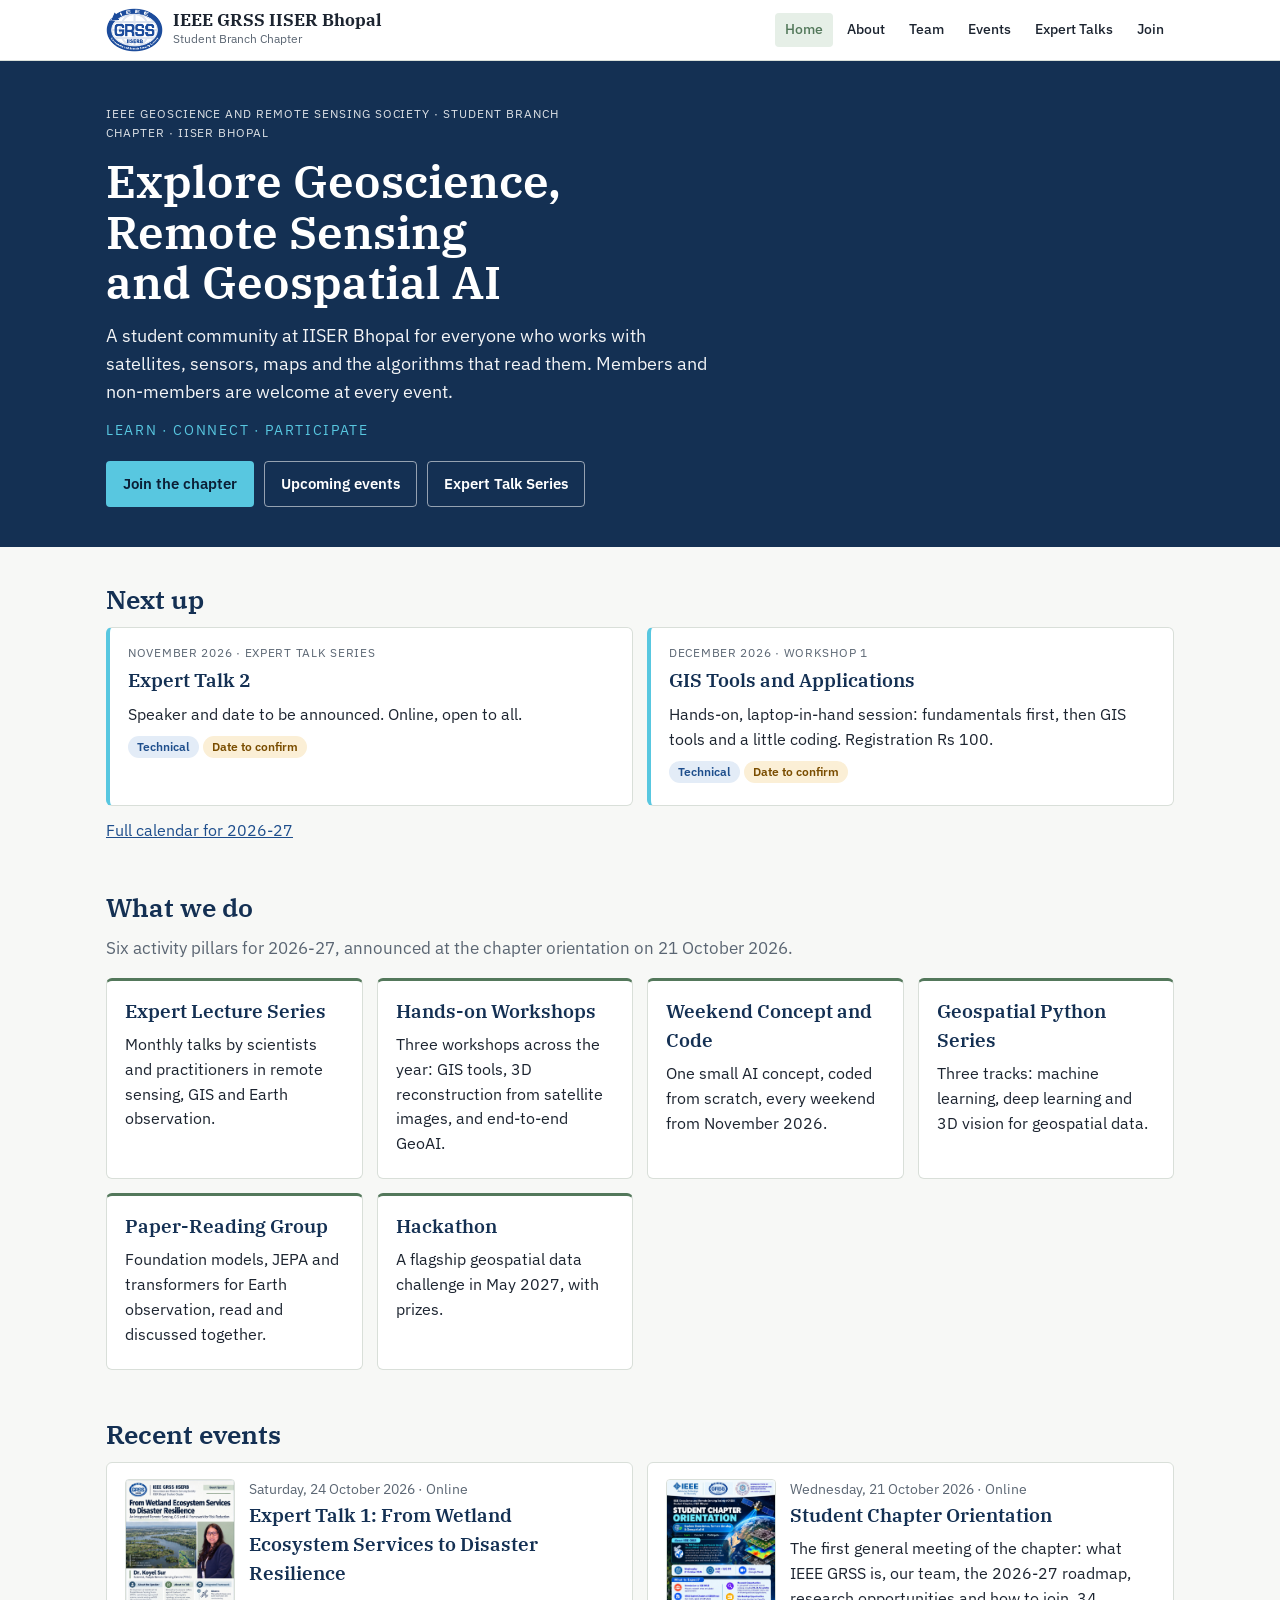
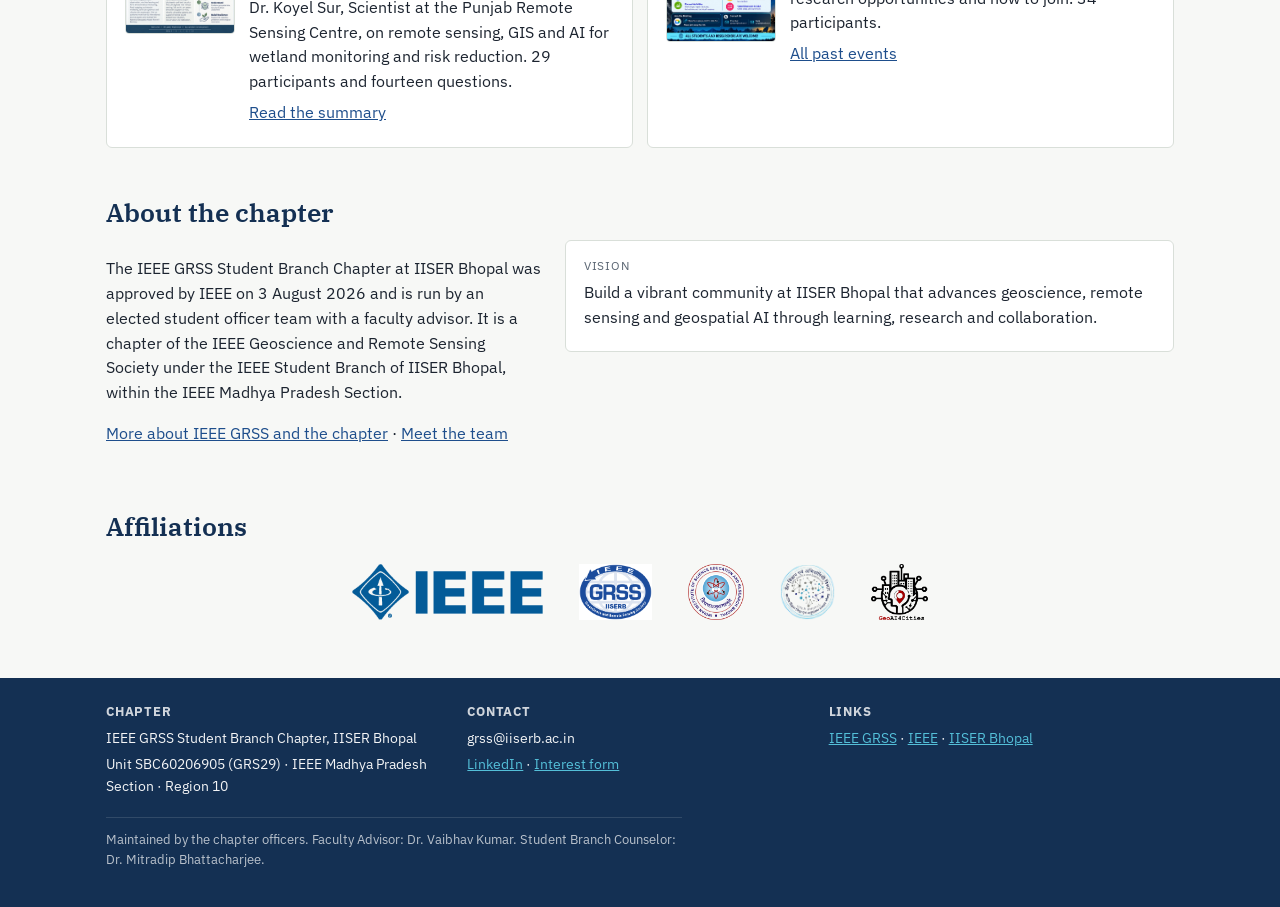
<file: index.html>
<!doctype html>
<html lang="en">
<head>
<meta charset="utf-8">
<meta name="viewport" content="width=device-width, initial-scale=1, viewport-fit=cover">
<title>IEEE GRSS Student Branch Chapter, IISER Bhopal</title>
<meta name="description" content="IEEE Geoscience and Remote Sensing Society Student Branch Chapter at IISER Bhopal: expert talks, workshops, hackathons and research opportunities in remote sensing and geospatial AI.">
<link rel="icon" type="image/png" href="assets/img/logos/grss_iiserb.png">
<link rel="preconnect" href="https://fonts.googleapis.com">
<link rel="stylesheet" href="https://fonts.googleapis.com/css2?family=IBM+Plex+Sans:wght@400;500;600;700&family=IBM+Plex+Serif:wght@500;600&display=swap">
<link rel="stylesheet" href="assets/css/site.css">
</head>
<body>
<nav class="nav"><div class="wrap">
  <a class="brand" href="index.html"><img src="assets/img/logos/grss_iiserb.png" alt="IEEE GRSS IISERB logo"><span><b>IEEE GRSS IISER Bhopal</b><small>Student Branch Chapter</small></span></a>
  <ul class="menu">
    <li><a href="index.html" aria-current="page">Home</a></li>
    <li><a href="about.html">About</a></li>
    <li><a href="team.html">Team</a></li>
    <li><a href="events.html">Events</a></li>
    <li><a href="talks.html">Expert Talks</a></li>
    <li><a href="join.html">Join</a></li>
  </ul>
</div></nav>

<header class="band hero"><div class="wrap">
  <p class="eyebrow">IEEE Geoscience and Remote Sensing Society · Student Branch Chapter · IISER Bhopal</p>
  <h1>Explore Geoscience, Remote Sensing and Geospatial AI</h1>
  <p class="tag">A student community at IISER Bhopal for everyone who works with satellites, sensors, maps and the algorithms that read them. Members and non-members are welcome at every event.</p>
  <p class="motto">Learn · Connect · Participate</p>
  <div class="actions">
    <a class="btn primary" href="join.html">Join the chapter</a>
    <a class="btn ghost" href="events.html">Upcoming events</a>
    <a class="btn ghost" href="talks.html">Expert Talk Series</a>
  </div>
</div></header>

<main><div class="wrap">

<section>
  <h2>Next up</h2>
  <div class="grid c2">
    <div class="card next">
      <p class="k">November 2026 · Expert Talk Series</p>
      <h3>Expert Talk 2</h3>
      <p>Speaker and date to be announced. Online, open to all.</p>
      <p><span class="pill tech">Technical</span> <span class="pill confirm">Date to confirm</span></p>
    </div>
    <div class="card next">
      <p class="k">December 2026 · Workshop 1</p>
      <h3>GIS Tools and Applications</h3>
      <p>Hands-on, laptop-in-hand session: fundamentals first, then GIS tools and a little coding. Registration Rs 100.</p>
      <p><span class="pill tech">Technical</span> <span class="pill confirm">Date to confirm</span></p>
    </div>
  </div>
  <p style="margin:12px 0 0"><a href="events.html">Full calendar for 2026-27</a></p>
</section>

<section>
  <h2>What we do</h2>
  <p class="lead">Six activity pillars for 2026-27, announced at the chapter orientation on 21 October 2026.</p>
  <div class="grid c3">
    <div class="card accent"><h3>Expert Lecture Series</h3><p>Monthly talks by scientists and practitioners in remote sensing, GIS and Earth observation.</p></div>
    <div class="card accent"><h3>Hands-on Workshops</h3><p>Three workshops across the year: GIS tools, 3D reconstruction from satellite images, and end-to-end GeoAI.</p></div>
    <div class="card accent"><h3>Weekend Concept and Code</h3><p>One small AI concept, coded from scratch, every weekend from November 2026.</p></div>
    <div class="card accent"><h3>Geospatial Python Series</h3><p>Three tracks: machine learning, deep learning and 3D vision for geospatial data.</p></div>
    <div class="card accent"><h3>Paper-Reading Group</h3><p>Foundation models, JEPA and transformers for Earth observation, read and discussed together.</p></div>
    <div class="card accent"><h3>Hackathon</h3><p>A flagship geospatial data challenge in May 2027, with prizes.</p></div>
  </div>
</section>

<section>
  <h2>Recent events</h2>
  <div class="grid c2">
    <div class="card event-card">
      <img src="assets/img/events/talk1_poster.jpg" alt="Poster of Expert Talk 1">
      <div>
        <p class="date">Saturday, 24 October 2026 · Online</p>
        <h3>Expert Talk 1: From Wetland Ecosystem Services to Disaster Resilience</h3>
        <p>Dr. Koyel Sur, Scientist at the Punjab Remote Sensing Centre, on remote sensing, GIS and AI for wetland monitoring and risk reduction. 29 participants and fourteen questions.</p>
        <p><a href="talks.html#talk1">Read the summary</a></p>
      </div>
    </div>
    <div class="card event-card">
      <img src="assets/img/events/orientation_poster.jpeg" alt="Poster of the Student Chapter Orientation">
      <div>
        <p class="date">Wednesday, 21 October 2026 · Online</p>
        <h3>Student Chapter Orientation</h3>
        <p>The first general meeting of the chapter: what IEEE GRSS is, our team, the 2026-27 roadmap, research opportunities and how to join. 34 participants.</p>
        <p><a href="events.html#past">All past events</a></p>
      </div>
    </div>
  </div>
</section>

<section>
  <h2>About the chapter</h2>
  <div class="two">
    <div>
      <p>The IEEE GRSS Student Branch Chapter at IISER Bhopal was approved by IEEE on 3 August 2026 and is run by an elected student officer team with a faculty advisor. It is a chapter of the IEEE Geoscience and Remote Sensing Society under the IEEE Student Branch of IISER Bhopal, within the IEEE Madhya Pradesh Section.</p>
      <p><a href="about.html">More about IEEE GRSS and the chapter</a> · <a href="team.html">Meet the team</a></p>
    </div>
    <div class="card">
      <p class="k">Vision</p>
      <p>Build a vibrant community at IISER Bhopal that advances geoscience, remote sensing and geospatial AI through learning, research and collaboration.</p>
    </div>
  </div>
</section>

<section>
  <h2>Affiliations</h2>
  <div class="logos">
    <img src="assets/img/logos/ieee.png" alt="IEEE">
    <img src="assets/img/logos/grss_iiserb.png" alt="IEEE GRSS IISERB">
    <img src="assets/img/logos/iiser.png" alt="IISER Bhopal">
    <img src="assets/img/logos/dse.png" alt="Department of Data Science and Engineering, IISER Bhopal">
    <img src="assets/img/logos/geoai4c.png" alt="GeoAI4Cities Lab">
  </div>
</section>

</div></main>

<footer class="band"><div class="wrap">
  <div class="cols">
    <div><h4>Chapter</h4><p>IEEE GRSS Student Branch Chapter, IISER Bhopal</p><p>Unit SBC60206905 (GRS29) · IEEE Madhya Pradesh Section · Region 10</p></div>
    <div><h4>Contact</h4><p>grss@iiserb.ac.in</p><p><a href="https://www.linkedin.com/in/ieee-iiserb-grss-44a7ba445/">LinkedIn</a> · <a href="https://forms.gle/39Rvyza5dLSFqYVU8">Interest form</a></p></div>
    <div><h4>Links</h4><p><a href="https://www.grss-ieee.org/">IEEE GRSS</a> · <a href="https://www.ieee.org/">IEEE</a> · <a href="https://www.iiserb.ac.in/">IISER Bhopal</a></p></div>
  </div>
  <p class="fine">Maintained by the chapter officers. Faculty Advisor: Dr. Vaibhav Kumar. Student Branch Counselor: Dr. Mitradip Bhattacharjee.</p>
</div></footer>
</body>
</html>
</file>
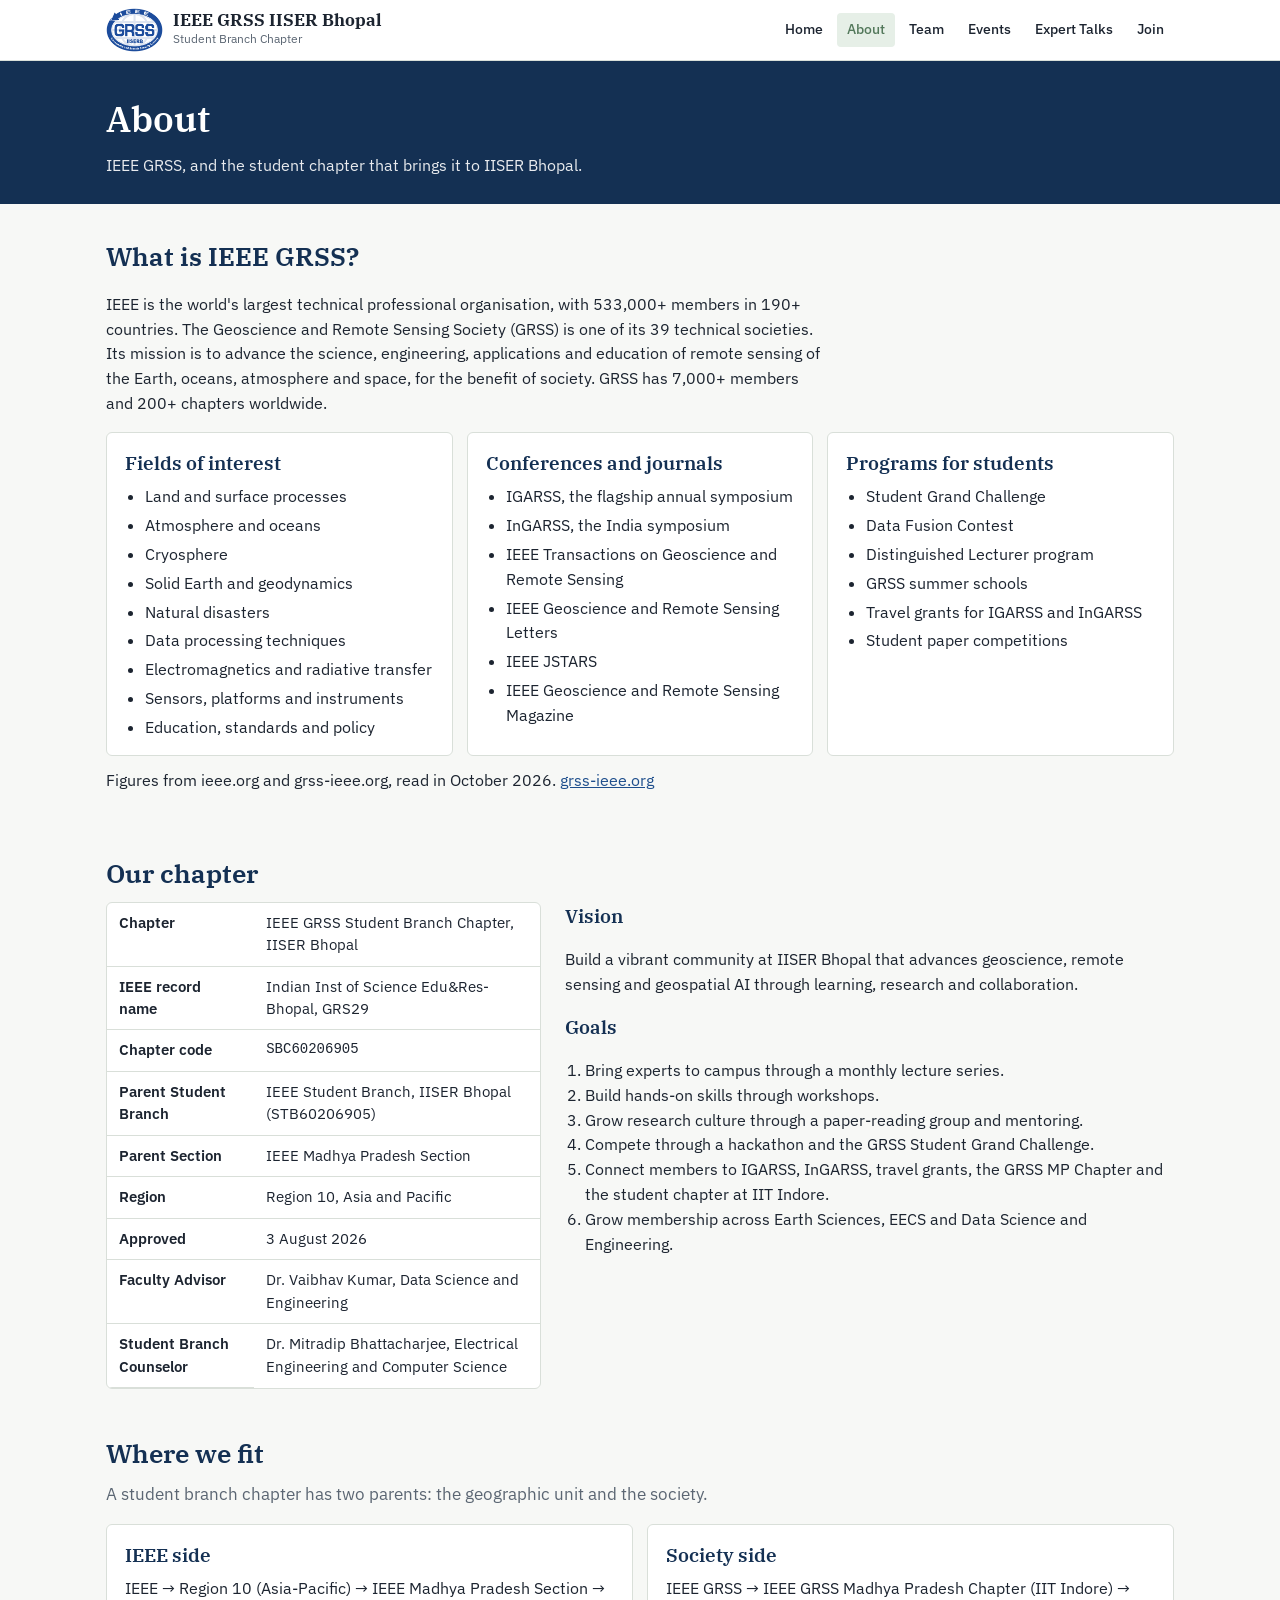
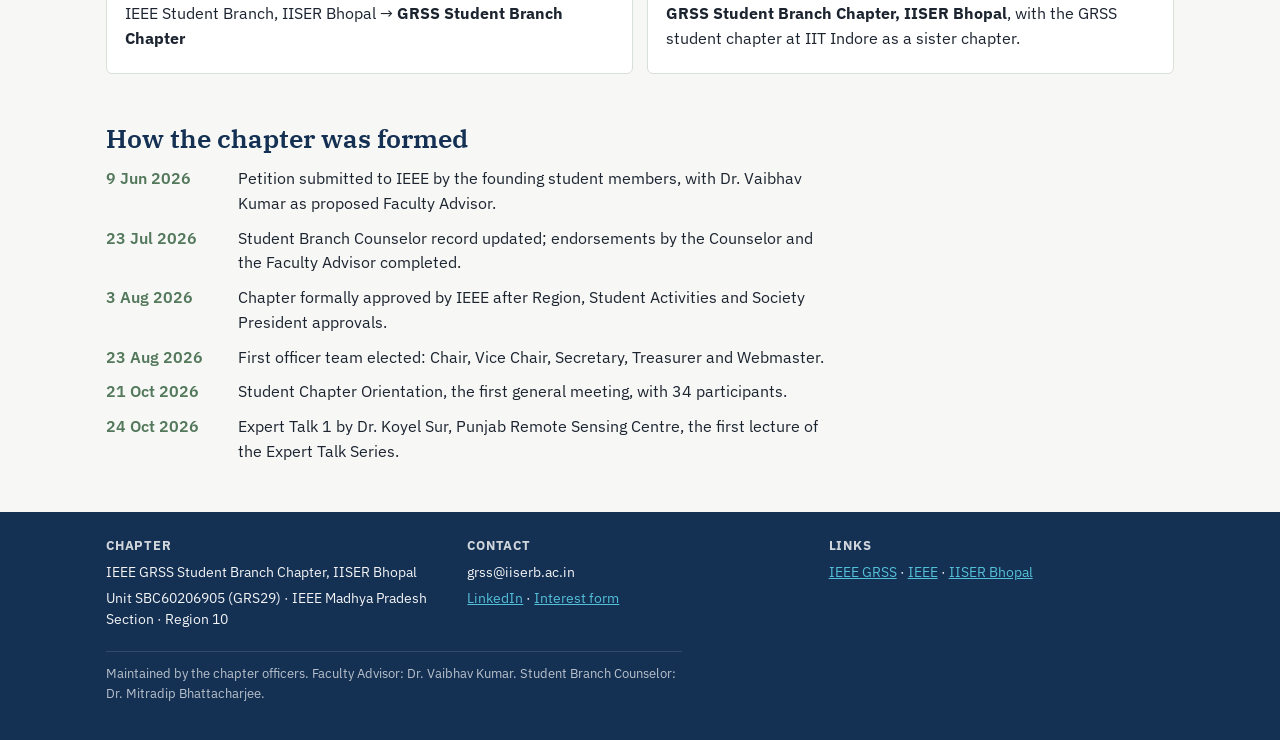
<file: about.html>
<!doctype html>
<html lang="en">
<head>
<meta charset="utf-8">
<meta name="viewport" content="width=device-width, initial-scale=1, viewport-fit=cover">
<title>About · IEEE GRSS IISER Bhopal</title>
<meta name="description" content="What IEEE GRSS is, and how the Student Branch Chapter at IISER Bhopal was formed, its vision, goals and parent units.">
<link rel="icon" type="image/png" href="assets/img/logos/grss_iiserb.png">
<link rel="preconnect" href="https://fonts.googleapis.com">
<link rel="stylesheet" href="https://fonts.googleapis.com/css2?family=IBM+Plex+Sans:wght@400;500;600;700&family=IBM+Plex+Serif:wght@500;600&display=swap">
<link rel="stylesheet" href="assets/css/site.css">
</head>
<body>
<nav class="nav"><div class="wrap">
  <a class="brand" href="index.html"><img src="assets/img/logos/grss_iiserb.png" alt="IEEE GRSS IISERB logo"><span><b>IEEE GRSS IISER Bhopal</b><small>Student Branch Chapter</small></span></a>
  <ul class="menu">
    <li><a href="index.html">Home</a></li>
    <li><a href="about.html" aria-current="page">About</a></li>
    <li><a href="team.html">Team</a></li>
    <li><a href="events.html">Events</a></li>
    <li><a href="talks.html">Expert Talks</a></li>
    <li><a href="join.html">Join</a></li>
  </ul>
</div></nav>

<header class="band page-head"><div class="wrap">
  <h1 class="page-title">About</h1>
  <p>IEEE GRSS, and the student chapter that brings it to IISER Bhopal.</p>
</div></header>

<main><div class="wrap">

<section>
  <h2>What is IEEE GRSS?</h2>
  <p>IEEE is the world's largest technical professional organisation, with 533,000+ members in 190+ countries. The Geoscience and Remote Sensing Society (GRSS) is one of its 39 technical societies. Its mission is to advance the science, engineering, applications and education of remote sensing of the Earth, oceans, atmosphere and space, for the benefit of society. GRSS has 7,000+ members and 200+ chapters worldwide.</p>
  <div class="grid c3">
    <div class="card"><h3>Fields of interest</h3><ul class="plain"><li>Land and surface processes</li><li>Atmosphere and oceans</li><li>Cryosphere</li><li>Solid Earth and geodynamics</li><li>Natural disasters</li><li>Data processing techniques</li><li>Electromagnetics and radiative transfer</li><li>Sensors, platforms and instruments</li><li>Education, standards and policy</li></ul></div>
    <div class="card"><h3>Conferences and journals</h3><ul class="plain"><li>IGARSS, the flagship annual symposium</li><li>InGARSS, the India symposium</li><li>IEEE Transactions on Geoscience and Remote Sensing</li><li>IEEE Geoscience and Remote Sensing Letters</li><li>IEEE JSTARS</li><li>IEEE Geoscience and Remote Sensing Magazine</li></ul></div>
    <div class="card"><h3>Programs for students</h3><ul class="plain"><li>Student Grand Challenge</li><li>Data Fusion Contest</li><li>Distinguished Lecturer program</li><li>GRSS summer schools</li><li>Travel grants for IGARSS and InGARSS</li><li>Student paper competitions</li></ul></div>
  </div>
  <p style="margin-top:12px">Figures from ieee.org and grss-ieee.org, read in October 2026. <a href="https://www.grss-ieee.org/">grss-ieee.org</a></p>
</section>

<section>
  <h2>Our chapter</h2>
  <div class="two">
    <div class="tablewrap"><table class="kv">
      <tbody>
        <tr><th>Chapter</th><td>IEEE GRSS Student Branch Chapter, IISER Bhopal</td></tr>
        <tr><th>IEEE record name</th><td>Indian Inst of Science Edu&amp;Res-Bhopal, GRS29</td></tr>
        <tr><th>Chapter code</th><td class="mono">SBC60206905</td></tr>
        <tr><th>Parent Student Branch</th><td>IEEE Student Branch, IISER Bhopal (STB60206905)</td></tr>
        <tr><th>Parent Section</th><td>IEEE Madhya Pradesh Section</td></tr>
        <tr><th>Region</th><td>Region 10, Asia and Pacific</td></tr>
        <tr><th>Approved</th><td>3 August 2026</td></tr>
        <tr><th>Faculty Advisor</th><td>Dr. Vaibhav Kumar, Data Science and Engineering</td></tr>
        <tr><th>Student Branch Counselor</th><td>Dr. Mitradip Bhattacharjee, Electrical Engineering and Computer Science</td></tr>
      </tbody>
    </table></div>
    <div>
      <h3>Vision</h3>
      <p>Build a vibrant community at IISER Bhopal that advances geoscience, remote sensing and geospatial AI through learning, research and collaboration.</p>
      <h3>Goals</h3>
      <ol class="plain" style="padding-left:20px">
        <li>Bring experts to campus through a monthly lecture series.</li>
        <li>Build hands-on skills through workshops.</li>
        <li>Grow research culture through a paper-reading group and mentoring.</li>
        <li>Compete through a hackathon and the GRSS Student Grand Challenge.</li>
        <li>Connect members to IGARSS, InGARSS, travel grants, the GRSS MP Chapter and the student chapter at IIT Indore.</li>
        <li>Grow membership across Earth Sciences, EECS and Data Science and Engineering.</li>
      </ol>
    </div>
  </div>
</section>

<section>
  <h2>Where we fit</h2>
  <p class="lead">A student branch chapter has two parents: the geographic unit and the society.</p>
  <div class="grid c2">
    <div class="card"><h3>IEEE side</h3><p>IEEE → Region 10 (Asia-Pacific) → IEEE Madhya Pradesh Section → IEEE Student Branch, IISER Bhopal → <b>GRSS Student Branch Chapter</b></p></div>
    <div class="card"><h3>Society side</h3><p>IEEE GRSS → IEEE GRSS Madhya Pradesh Chapter (IIT Indore) → <b>GRSS Student Branch Chapter, IISER Bhopal</b>, with the GRSS student chapter at IIT Indore as a sister chapter.</p></div>
  </div>
</section>

<section>
  <h2>How the chapter was formed</h2>
  <ol class="timeline">
    <li><time>9 Jun 2026</time><span>Petition submitted to IEEE by the founding student members, with Dr. Vaibhav Kumar as proposed Faculty Advisor.</span></li>
    <li><time>23 Jul 2026</time><span>Student Branch Counselor record updated; endorsements by the Counselor and the Faculty Advisor completed.</span></li>
    <li><time>3 Aug 2026</time><span>Chapter formally approved by IEEE after Region, Student Activities and Society President approvals.</span></li>
    <li><time>23 Aug 2026</time><span>First officer team elected: Chair, Vice Chair, Secretary, Treasurer and Webmaster.</span></li>
    <li><time>21 Oct 2026</time><span>Student Chapter Orientation, the first general meeting, with 34 participants.</span></li>
    <li><time>24 Oct 2026</time><span>Expert Talk 1 by Dr. Koyel Sur, Punjab Remote Sensing Centre, the first lecture of the Expert Talk Series.</span></li>
  </ol>
</section>

</div></main>

<footer class="band"><div class="wrap">
  <div class="cols">
    <div><h4>Chapter</h4><p>IEEE GRSS Student Branch Chapter, IISER Bhopal</p><p>Unit SBC60206905 (GRS29) · IEEE Madhya Pradesh Section · Region 10</p></div>
    <div><h4>Contact</h4><p>grss@iiserb.ac.in</p><p><a href="https://www.linkedin.com/in/ieee-iiserb-grss-44a7ba445/">LinkedIn</a> · <a href="https://forms.gle/39Rvyza5dLSFqYVU8">Interest form</a></p></div>
    <div><h4>Links</h4><p><a href="https://www.grss-ieee.org/">IEEE GRSS</a> · <a href="https://www.ieee.org/">IEEE</a> · <a href="https://www.iiserb.ac.in/">IISER Bhopal</a></p></div>
  </div>
  <p class="fine">Maintained by the chapter officers. Faculty Advisor: Dr. Vaibhav Kumar. Student Branch Counselor: Dr. Mitradip Bhattacharjee.</p>
</div></footer>
</body>
</html>
</file>
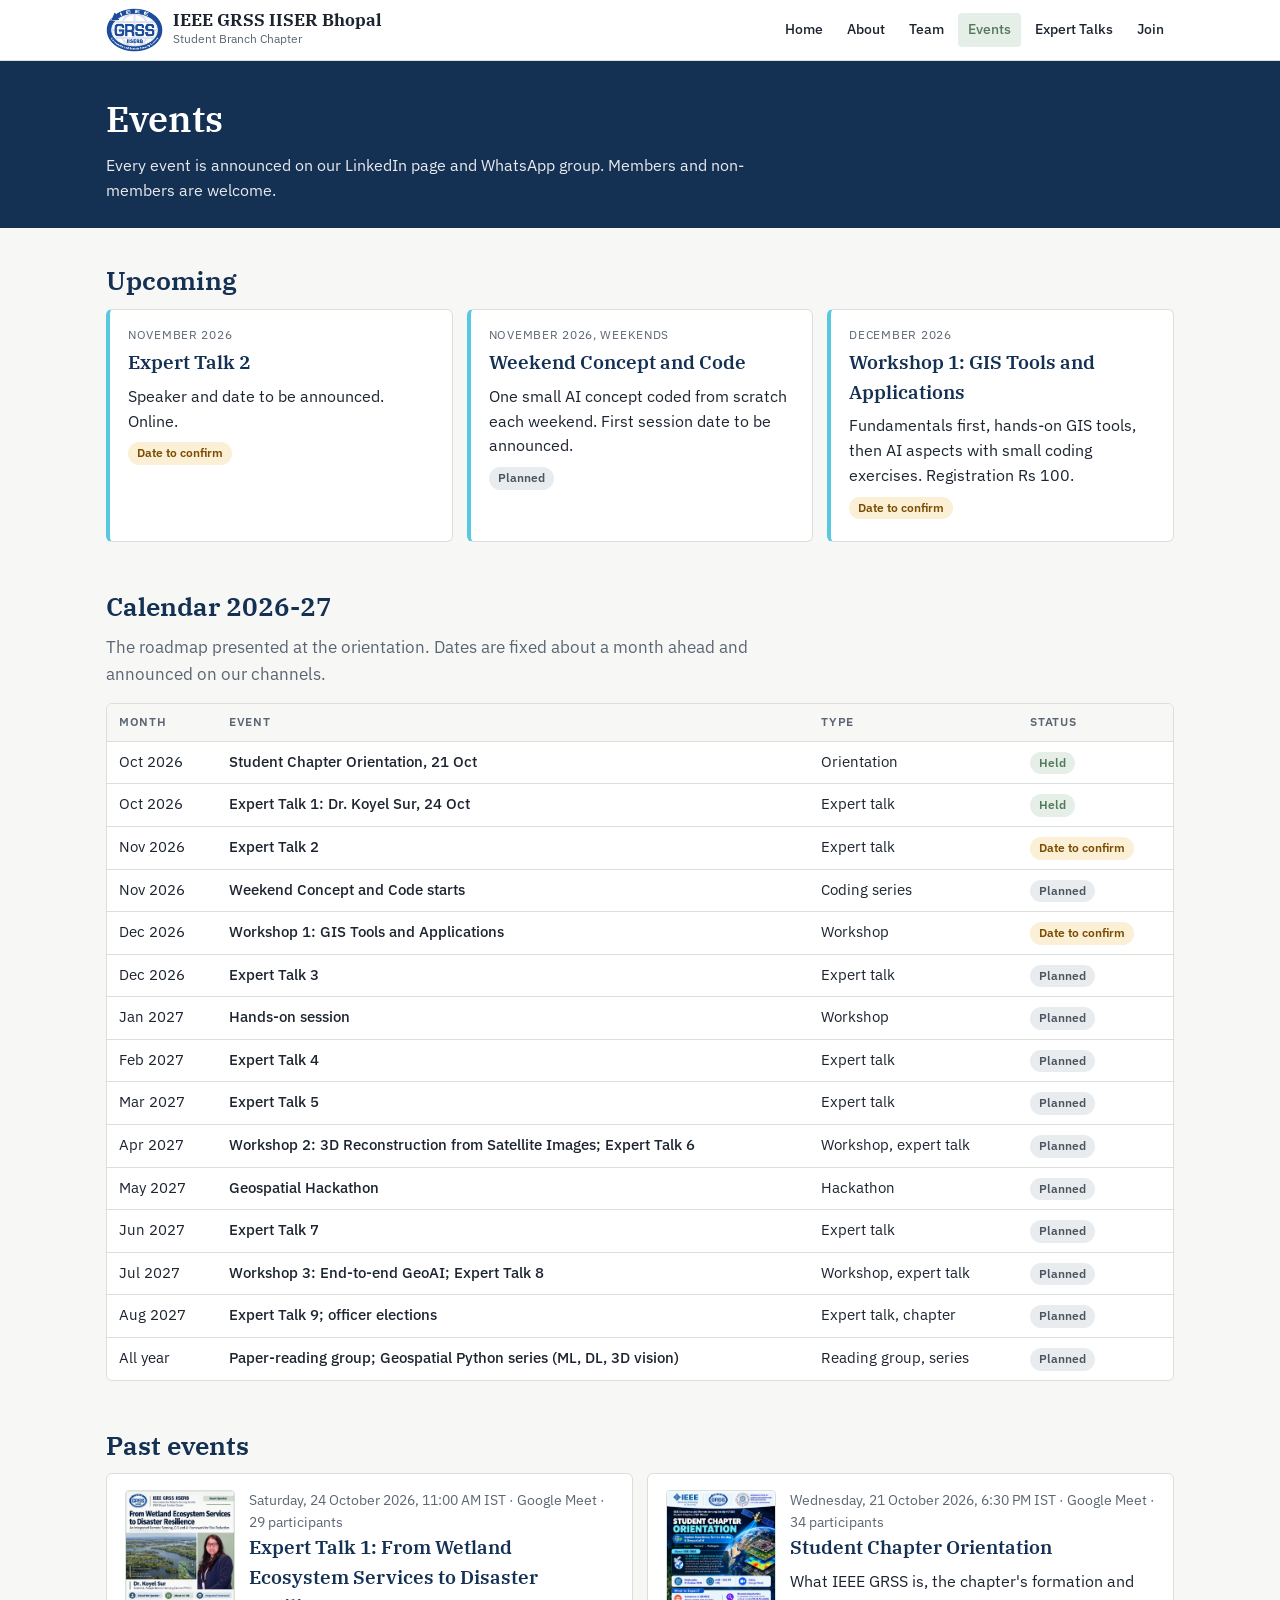
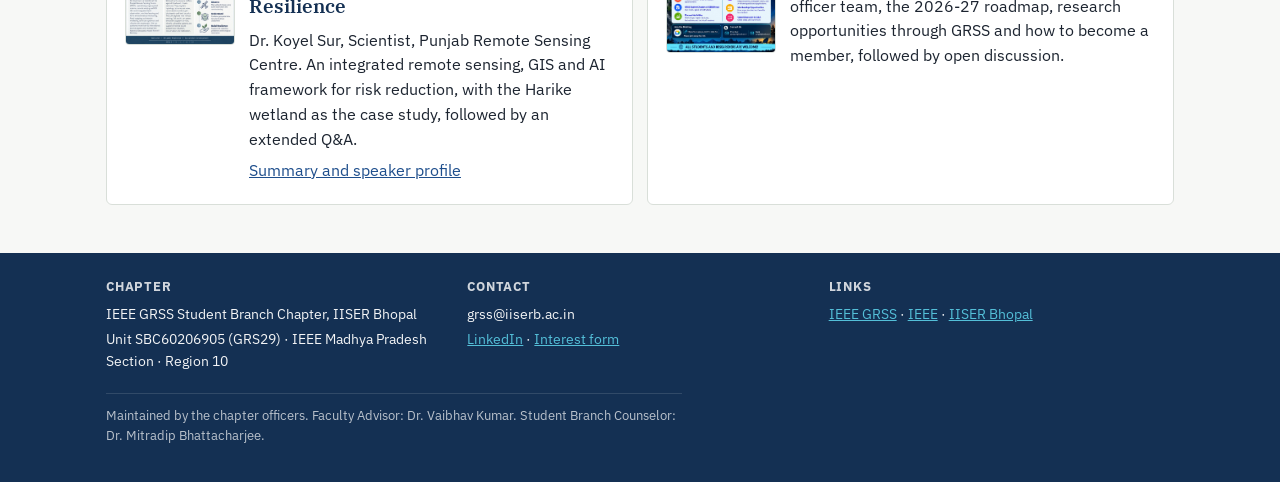
<file: events.html>
<!doctype html>
<html lang="en">
<head>
<meta charset="utf-8">
<meta name="viewport" content="width=device-width, initial-scale=1, viewport-fit=cover">
<title>Events · IEEE GRSS IISER Bhopal</title>
<meta name="description" content="Upcoming and past events of the IEEE GRSS Student Branch Chapter at IISER Bhopal, and the 2026-27 calendar.">
<link rel="icon" type="image/png" href="assets/img/logos/grss_iiserb.png">
<link rel="preconnect" href="https://fonts.googleapis.com">
<link rel="stylesheet" href="https://fonts.googleapis.com/css2?family=IBM+Plex+Sans:wght@400;500;600;700&family=IBM+Plex+Serif:wght@500;600&display=swap">
<link rel="stylesheet" href="assets/css/site.css">
</head>
<body>
<nav class="nav"><div class="wrap">
  <a class="brand" href="index.html"><img src="assets/img/logos/grss_iiserb.png" alt="IEEE GRSS IISERB logo"><span><b>IEEE GRSS IISER Bhopal</b><small>Student Branch Chapter</small></span></a>
  <ul class="menu">
    <li><a href="index.html">Home</a></li>
    <li><a href="about.html">About</a></li>
    <li><a href="team.html">Team</a></li>
    <li><a href="events.html" aria-current="page">Events</a></li>
    <li><a href="talks.html">Expert Talks</a></li>
    <li><a href="join.html">Join</a></li>
  </ul>
</div></nav>

<header class="band page-head"><div class="wrap">
  <h1 class="page-title">Events</h1>
  <p>Every event is announced on our LinkedIn page and WhatsApp group. Members and non-members are welcome.</p>
</div></header>

<main><div class="wrap">

<section id="upcoming">
  <h2>Upcoming</h2>
  <div class="grid c3">
    <div class="card next"><p class="k">November 2026</p><h3>Expert Talk 2</h3><p>Speaker and date to be announced. Online.</p><p><span class="pill confirm">Date to confirm</span></p></div>
    <div class="card next"><p class="k">November 2026, weekends</p><h3>Weekend Concept and Code</h3><p>One small AI concept coded from scratch each weekend. First session date to be announced.</p><p><span class="pill planned">Planned</span></p></div>
    <div class="card next"><p class="k">December 2026</p><h3>Workshop 1: GIS Tools and Applications</h3><p>Fundamentals first, hands-on GIS tools, then AI aspects with small coding exercises. Registration Rs 100.</p><p><span class="pill confirm">Date to confirm</span></p></div>
  </div>
</section>

<section id="calendar">
  <h2>Calendar 2026-27</h2>
  <p class="lead">The roadmap presented at the orientation. Dates are fixed about a month ahead and announced on our channels.</p>
  <div class="tablewrap">
  <table class="stack">
    <thead><tr><th>Month</th><th>Event</th><th>Type</th><th>Status</th></tr></thead>
    <tbody>
      <tr><td class="month" data-label="Month">Oct 2026</td><td class="event">Student Chapter Orientation, 21 Oct</td><td data-label="Type">Orientation</td><td data-label="Status"><span class="pill done">Held</span></td></tr>
      <tr><td class="month" data-label="Month">Oct 2026</td><td class="event">Expert Talk 1: Dr. Koyel Sur, 24 Oct</td><td data-label="Type">Expert talk</td><td data-label="Status"><span class="pill done">Held</span></td></tr>
      <tr><td class="month" data-label="Month">Nov 2026</td><td class="event">Expert Talk 2</td><td data-label="Type">Expert talk</td><td data-label="Status"><span class="pill confirm">Date to confirm</span></td></tr>
      <tr><td class="month" data-label="Month">Nov 2026</td><td class="event">Weekend Concept and Code starts</td><td data-label="Type">Coding series</td><td data-label="Status"><span class="pill planned">Planned</span></td></tr>
      <tr><td class="month" data-label="Month">Dec 2026</td><td class="event">Workshop 1: GIS Tools and Applications</td><td data-label="Type">Workshop</td><td data-label="Status"><span class="pill confirm">Date to confirm</span></td></tr>
      <tr><td class="month" data-label="Month">Dec 2026</td><td class="event">Expert Talk 3</td><td data-label="Type">Expert talk</td><td data-label="Status"><span class="pill planned">Planned</span></td></tr>
      <tr><td class="month" data-label="Month">Jan 2027</td><td class="event">Hands-on session</td><td data-label="Type">Workshop</td><td data-label="Status"><span class="pill planned">Planned</span></td></tr>
      <tr><td class="month" data-label="Month">Feb 2027</td><td class="event">Expert Talk 4</td><td data-label="Type">Expert talk</td><td data-label="Status"><span class="pill planned">Planned</span></td></tr>
      <tr><td class="month" data-label="Month">Mar 2027</td><td class="event">Expert Talk 5</td><td data-label="Type">Expert talk</td><td data-label="Status"><span class="pill planned">Planned</span></td></tr>
      <tr><td class="month" data-label="Month">Apr 2027</td><td class="event">Workshop 2: 3D Reconstruction from Satellite Images; Expert Talk 6</td><td data-label="Type">Workshop, expert talk</td><td data-label="Status"><span class="pill planned">Planned</span></td></tr>
      <tr><td class="month" data-label="Month">May 2027</td><td class="event">Geospatial Hackathon</td><td data-label="Type">Hackathon</td><td data-label="Status"><span class="pill planned">Planned</span></td></tr>
      <tr><td class="month" data-label="Month">Jun 2027</td><td class="event">Expert Talk 7</td><td data-label="Type">Expert talk</td><td data-label="Status"><span class="pill planned">Planned</span></td></tr>
      <tr><td class="month" data-label="Month">Jul 2027</td><td class="event">Workshop 3: End-to-end GeoAI; Expert Talk 8</td><td data-label="Type">Workshop, expert talk</td><td data-label="Status"><span class="pill planned">Planned</span></td></tr>
      <tr><td class="month" data-label="Month">Aug 2027</td><td class="event">Expert Talk 9; officer elections</td><td data-label="Type">Expert talk, chapter</td><td data-label="Status"><span class="pill planned">Planned</span></td></tr>
      <tr><td class="month" data-label="Month">All year</td><td class="event">Paper-reading group; Geospatial Python series (ML, DL, 3D vision)</td><td data-label="Type">Reading group, series</td><td data-label="Status"><span class="pill planned">Planned</span></td></tr>
    </tbody>
  </table>
  </div>
</section>

<section id="past">
  <h2>Past events</h2>
  <div class="grid c2">
    <div class="card event-card">
      <img src="assets/img/events/talk1_poster.jpg" alt="Poster of Expert Talk 1">
      <div>
        <p class="date">Saturday, 24 October 2026, 11:00 AM IST · Google Meet · 29 participants</p>
        <h3>Expert Talk 1: From Wetland Ecosystem Services to Disaster Resilience</h3>
        <p>Dr. Koyel Sur, Scientist, Punjab Remote Sensing Centre. An integrated remote sensing, GIS and AI framework for risk reduction, with the Harike wetland as the case study, followed by an extended Q&amp;A.</p>
        <p><a href="talks.html#talk1">Summary and speaker profile</a></p>
      </div>
    </div>
    <div class="card event-card">
      <img src="assets/img/events/orientation_poster.jpeg" alt="Poster of the Student Chapter Orientation">
      <div>
        <p class="date">Wednesday, 21 October 2026, 6:30 PM IST · Google Meet · 34 participants</p>
        <h3>Student Chapter Orientation</h3>
        <p>What IEEE GRSS is, the chapter's formation and officer team, the 2026-27 roadmap, research opportunities through GRSS and how to become a member, followed by open discussion.</p>
      </div>
    </div>
  </div>
</section>

</div></main>

<footer class="band"><div class="wrap">
  <div class="cols">
    <div><h4>Chapter</h4><p>IEEE GRSS Student Branch Chapter, IISER Bhopal</p><p>Unit SBC60206905 (GRS29) · IEEE Madhya Pradesh Section · Region 10</p></div>
    <div><h4>Contact</h4><p>grss@iiserb.ac.in</p><p><a href="https://www.linkedin.com/in/ieee-iiserb-grss-44a7ba445/">LinkedIn</a> · <a href="https://forms.gle/39Rvyza5dLSFqYVU8">Interest form</a></p></div>
    <div><h4>Links</h4><p><a href="https://www.grss-ieee.org/">IEEE GRSS</a> · <a href="https://www.ieee.org/">IEEE</a> · <a href="https://www.iiserb.ac.in/">IISER Bhopal</a></p></div>
  </div>
  <p class="fine">Maintained by the chapter officers. Faculty Advisor: Dr. Vaibhav Kumar. Student Branch Counselor: Dr. Mitradip Bhattacharjee.</p>
</div></footer>
</body>
</html>
</file>
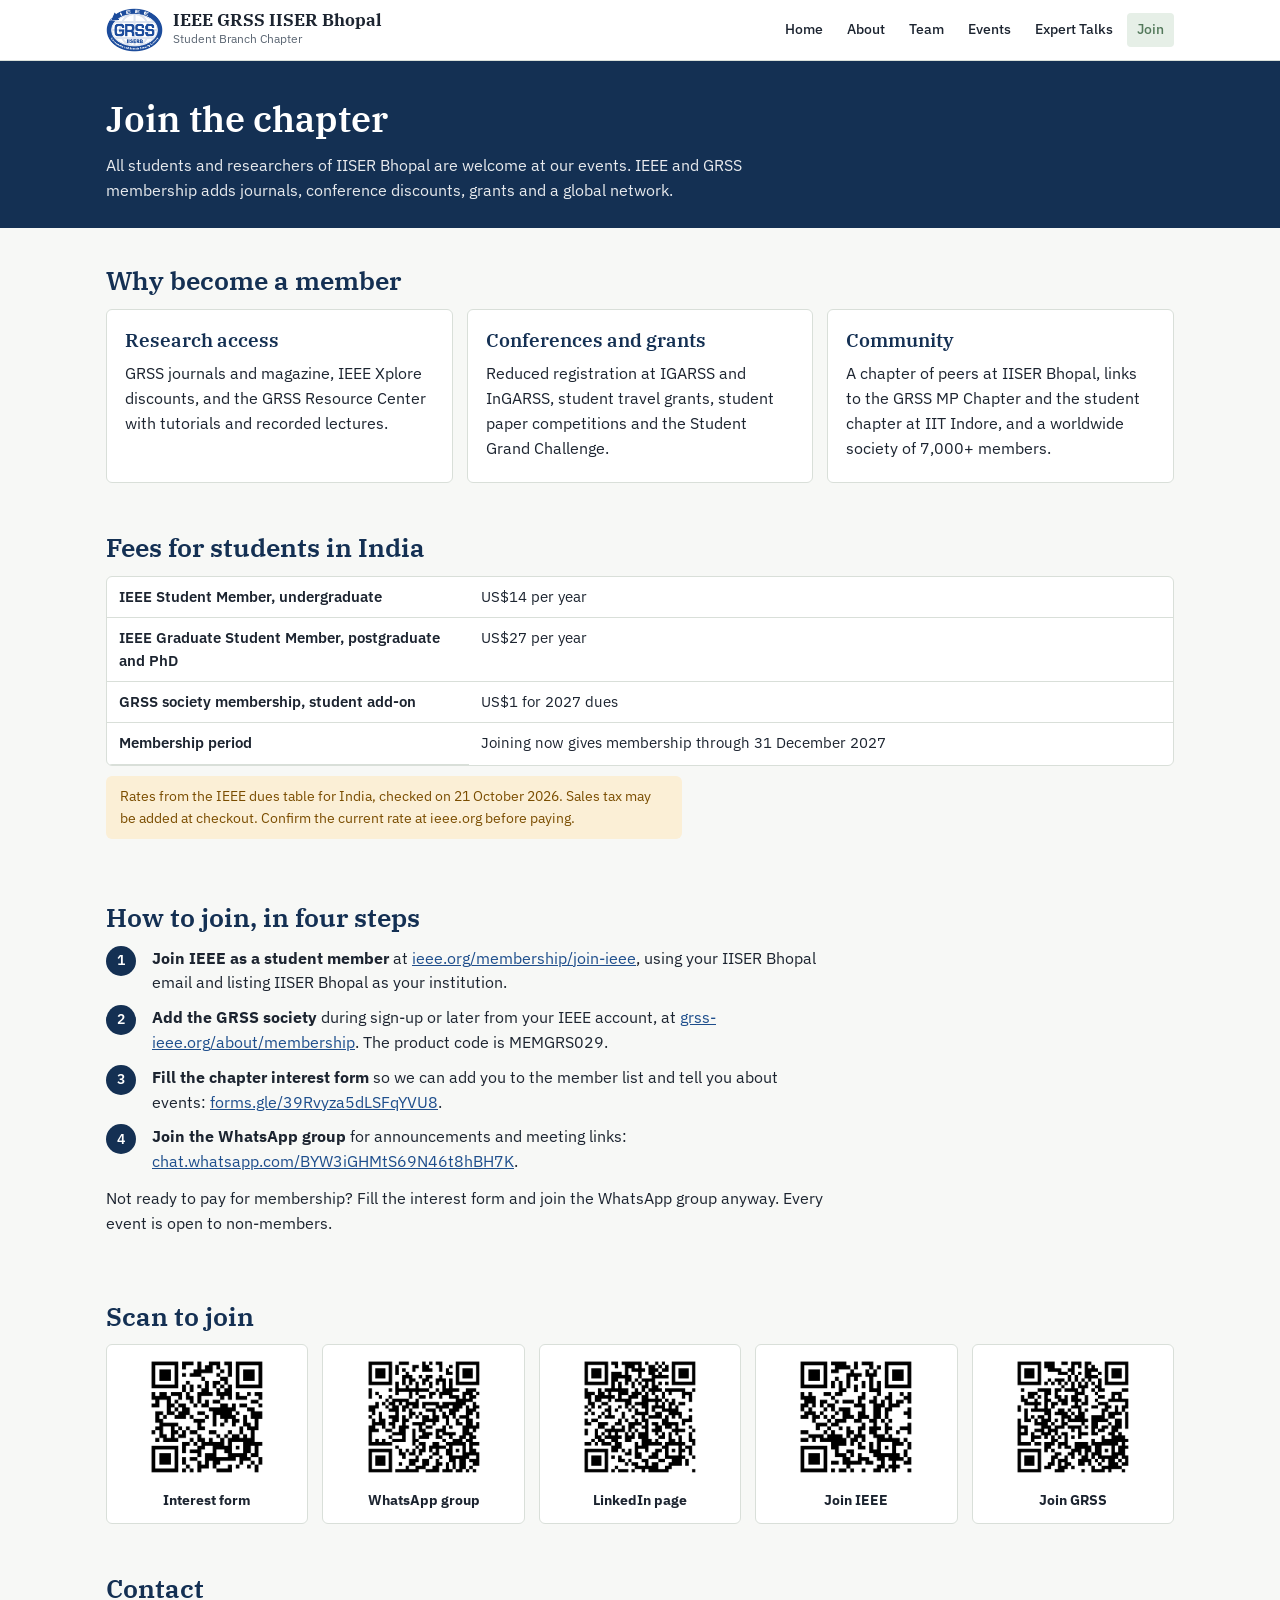
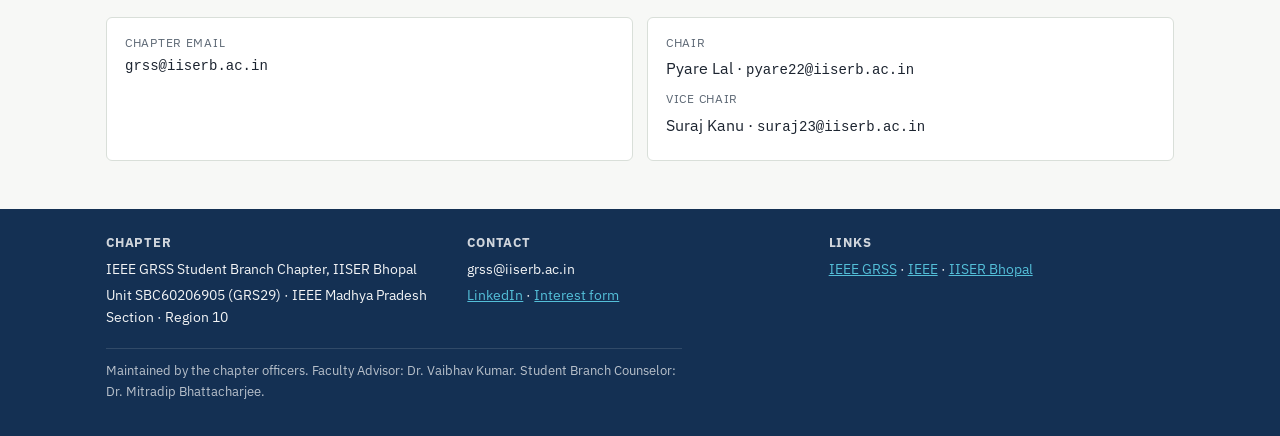
<file: join.html>
<!doctype html>
<html lang="en">
<head>
<meta charset="utf-8">
<meta name="viewport" content="width=device-width, initial-scale=1, viewport-fit=cover">
<title>Join · IEEE GRSS IISER Bhopal</title>
<meta name="description" content="How to join the IEEE GRSS Student Branch Chapter at IISER Bhopal: membership benefits, fees, steps and contact.">
<link rel="icon" type="image/png" href="assets/img/logos/grss_iiserb.png">
<link rel="preconnect" href="https://fonts.googleapis.com">
<link rel="stylesheet" href="https://fonts.googleapis.com/css2?family=IBM+Plex+Sans:wght@400;500;600;700&family=IBM+Plex+Serif:wght@500;600&display=swap">
<link rel="stylesheet" href="assets/css/site.css">
</head>
<body>
<nav class="nav"><div class="wrap">
  <a class="brand" href="index.html"><img src="assets/img/logos/grss_iiserb.png" alt="IEEE GRSS IISERB logo"><span><b>IEEE GRSS IISER Bhopal</b><small>Student Branch Chapter</small></span></a>
  <ul class="menu">
    <li><a href="index.html">Home</a></li>
    <li><a href="about.html">About</a></li>
    <li><a href="team.html">Team</a></li>
    <li><a href="events.html">Events</a></li>
    <li><a href="talks.html">Expert Talks</a></li>
    <li><a href="join.html" aria-current="page">Join</a></li>
  </ul>
</div></nav>

<header class="band page-head"><div class="wrap">
  <h1 class="page-title">Join the chapter</h1>
  <p>All students and researchers of IISER Bhopal are welcome at our events. IEEE and GRSS membership adds journals, conference discounts, grants and a global network.</p>
</div></header>

<main><div class="wrap">

<section>
  <h2>Why become a member</h2>
  <div class="grid c3">
    <div class="card"><h3>Research access</h3><p>GRSS journals and magazine, IEEE Xplore discounts, and the GRSS Resource Center with tutorials and recorded lectures.</p></div>
    <div class="card"><h3>Conferences and grants</h3><p>Reduced registration at IGARSS and InGARSS, student travel grants, student paper competitions and the Student Grand Challenge.</p></div>
    <div class="card"><h3>Community</h3><p>A chapter of peers at IISER Bhopal, links to the GRSS MP Chapter and the student chapter at IIT Indore, and a worldwide society of 7,000+ members.</p></div>
  </div>
</section>

<section>
  <h2>Fees for students in India</h2>
  <div class="tablewrap"><table class="kv"><tbody>
    <tr><th>IEEE Student Member, undergraduate</th><td>US$14 per year</td></tr>
    <tr><th>IEEE Graduate Student Member, postgraduate and PhD</th><td>US$27 per year</td></tr>
    <tr><th>GRSS society membership, student add-on</th><td>US$1 for 2027 dues</td></tr>
    <tr><th>Membership period</th><td>Joining now gives membership through 31 December 2027</td></tr>
  </tbody></table></div>
  <p class="note" style="margin-top:10px">Rates from the IEEE dues table for India, checked on 21 October 2026. Sales tax may be added at checkout. Confirm the current rate at ieee.org before paying.</p>
</section>

<section>
  <h2>How to join, in four steps</h2>
  <ol class="steps">
    <li><span><b>Join IEEE as a student member</b> at <a href="https://www.ieee.org/membership/join-ieee">ieee.org/membership/join-ieee</a>, using your IISER Bhopal email and listing IISER Bhopal as your institution.</span></li>
    <li><span><b>Add the GRSS society</b> during sign-up or later from your IEEE account, at <a href="https://www.grss-ieee.org/about/membership/">grss-ieee.org/about/membership</a>. The product code is MEMGRS029.</span></li>
    <li><span><b>Fill the chapter interest form</b> so we can add you to the member list and tell you about events: <a href="https://forms.gle/39Rvyza5dLSFqYVU8">forms.gle/39Rvyza5dLSFqYVU8</a>.</span></li>
    <li><span><b>Join the WhatsApp group</b> for announcements and meeting links: <a href="https://chat.whatsapp.com/BYW3iGHMtS69N46t8hBH7K">chat.whatsapp.com/BYW3iGHMtS69N46t8hBH7K</a>.</span></li>
  </ol>
  <p style="margin-top:12px">Not ready to pay for membership? Fill the interest form and join the WhatsApp group anyway. Every event is open to non-members.</p>
</section>

<section>
  <h2>Scan to join</h2>
  <div class="qr-grid">
    <div class="card"><img src="assets/img/qr/interest_form.png" alt="QR code for the interest form"><b>Interest form</b></div>
    <div class="card"><img src="assets/img/qr/whatsapp.png" alt="QR code for the WhatsApp group"><b>WhatsApp group</b></div>
    <div class="card"><img src="assets/img/qr/linkedin.png" alt="QR code for the LinkedIn page"><b>LinkedIn page</b></div>
    <div class="card"><img src="assets/img/qr/ieee_join.png" alt="QR code to join IEEE"><b>Join IEEE</b></div>
    <div class="card"><img src="assets/img/qr/grss_join.png" alt="QR code to join GRSS"><b>Join GRSS</b></div>
  </div>
</section>

<section>
  <h2>Contact</h2>
  <div class="grid c2">
    <div class="card"><p class="k">Chapter email</p><p class="mono">grss@iiserb.ac.in</p></div>
    <div class="card"><p class="k">Chair</p><p>Pyare Lal · <span class="mono">pyare22@iiserb.ac.in</span></p><p class="k" style="margin-top:8px">Vice Chair</p><p>Suraj Kanu · <span class="mono">suraj23@iiserb.ac.in</span></p></div>
  </div>
</section>

</div></main>

<footer class="band"><div class="wrap">
  <div class="cols">
    <div><h4>Chapter</h4><p>IEEE GRSS Student Branch Chapter, IISER Bhopal</p><p>Unit SBC60206905 (GRS29) · IEEE Madhya Pradesh Section · Region 10</p></div>
    <div><h4>Contact</h4><p>grss@iiserb.ac.in</p><p><a href="https://www.linkedin.com/in/ieee-iiserb-grss-44a7ba445/">LinkedIn</a> · <a href="https://forms.gle/39Rvyza5dLSFqYVU8">Interest form</a></p></div>
    <div><h4>Links</h4><p><a href="https://www.grss-ieee.org/">IEEE GRSS</a> · <a href="https://www.ieee.org/">IEEE</a> · <a href="https://www.iiserb.ac.in/">IISER Bhopal</a></p></div>
  </div>
  <p class="fine">Maintained by the chapter officers. Faculty Advisor: Dr. Vaibhav Kumar. Student Branch Counselor: Dr. Mitradip Bhattacharjee.</p>
</div></footer>
</body>
</html>
</file>
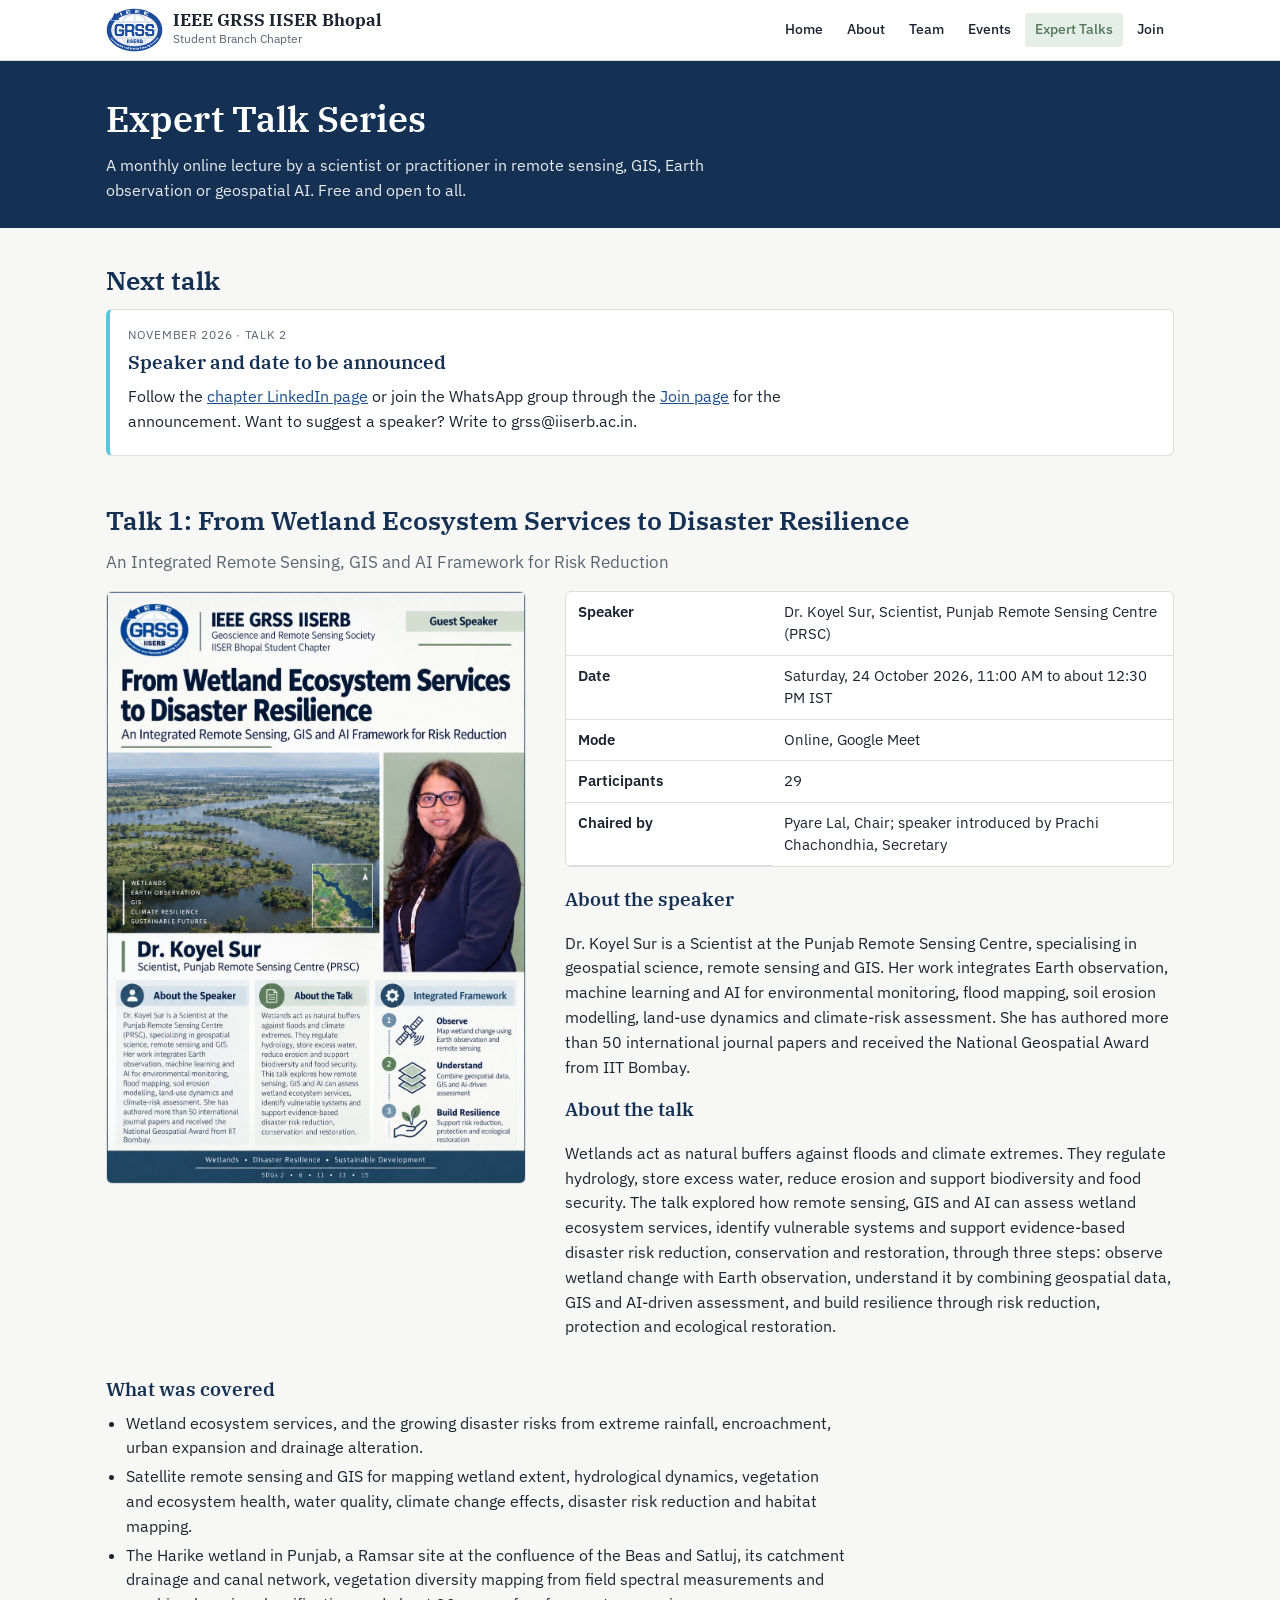
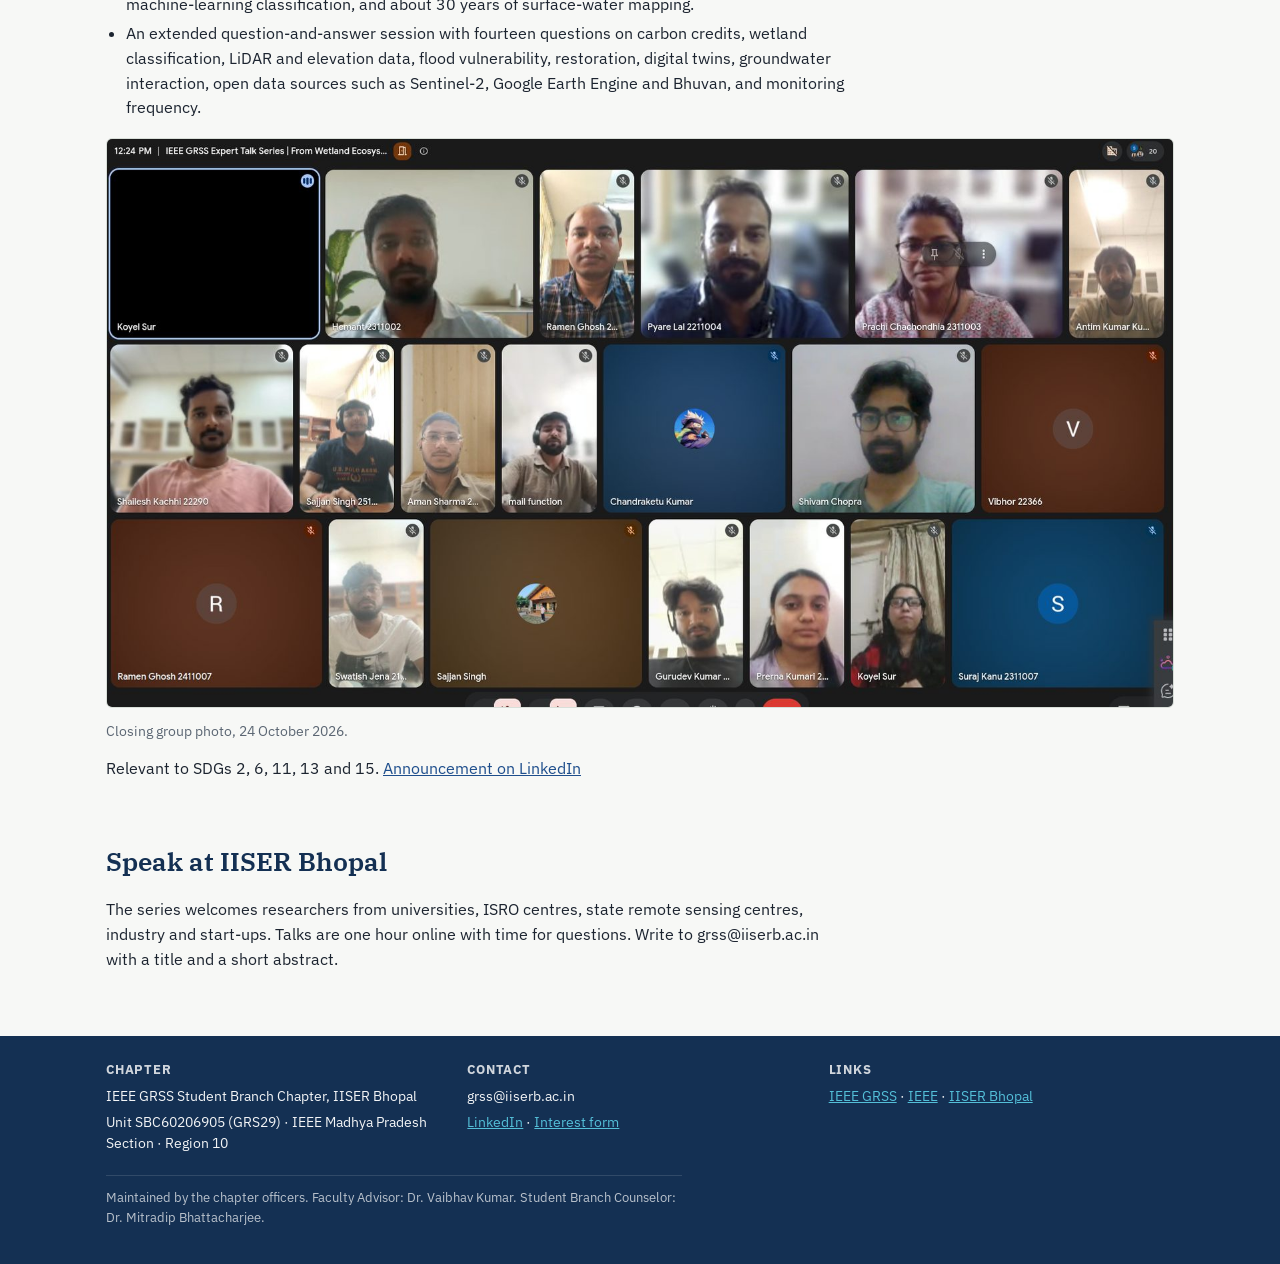
<file: talks.html>
<!doctype html>
<html lang="en">
<head>
<meta charset="utf-8">
<meta name="viewport" content="width=device-width, initial-scale=1, viewport-fit=cover">
<title>Expert Talk Series · IEEE GRSS IISER Bhopal</title>
<meta name="description" content="The monthly Expert Talk Series of the IEEE GRSS Student Branch Chapter at IISER Bhopal: speakers, abstracts and summaries.">
<link rel="icon" type="image/png" href="assets/img/logos/grss_iiserb.png">
<link rel="preconnect" href="https://fonts.googleapis.com">
<link rel="stylesheet" href="https://fonts.googleapis.com/css2?family=IBM+Plex+Sans:wght@400;500;600;700&family=IBM+Plex+Serif:wght@500;600&display=swap">
<link rel="stylesheet" href="assets/css/site.css">
</head>
<body>
<nav class="nav"><div class="wrap">
  <a class="brand" href="index.html"><img src="assets/img/logos/grss_iiserb.png" alt="IEEE GRSS IISERB logo"><span><b>IEEE GRSS IISER Bhopal</b><small>Student Branch Chapter</small></span></a>
  <ul class="menu">
    <li><a href="index.html">Home</a></li>
    <li><a href="about.html">About</a></li>
    <li><a href="team.html">Team</a></li>
    <li><a href="events.html">Events</a></li>
    <li><a href="talks.html" aria-current="page">Expert Talks</a></li>
    <li><a href="join.html">Join</a></li>
  </ul>
</div></nav>

<header class="band page-head"><div class="wrap">
  <h1 class="page-title">Expert Talk Series</h1>
  <p>A monthly online lecture by a scientist or practitioner in remote sensing, GIS, Earth observation or geospatial AI. Free and open to all.</p>
</div></header>

<main><div class="wrap">

<section>
  <h2>Next talk</h2>
  <div class="card next"><p class="k">November 2026 · Talk 2</p><h3>Speaker and date to be announced</h3><p>Follow the <a href="https://www.linkedin.com/in/ieee-iiserb-grss-44a7ba445/">chapter LinkedIn page</a> or join the WhatsApp group through the <a href="join.html">Join page</a> for the announcement. Want to suggest a speaker? Write to grss@iiserb.ac.in.</p></div>
</section>

<section id="talk1">
  <h2>Talk 1: From Wetland Ecosystem Services to Disaster Resilience</h2>
  <p class="lead">An Integrated Remote Sensing, GIS and AI Framework for Risk Reduction</p>
  <div class="two">
    <div>
      <img class="poster" src="assets/img/events/talk1_poster.jpg" alt="Poster of Expert Talk 1 with Dr. Koyel Sur">
    </div>
    <div>
      <div class="tablewrap"><table class="kv"><tbody>
        <tr><th>Speaker</th><td>Dr. Koyel Sur, Scientist, Punjab Remote Sensing Centre (PRSC)</td></tr>
        <tr><th>Date</th><td>Saturday, 24 October 2026, 11:00 AM to about 12:30 PM IST</td></tr>
        <tr><th>Mode</th><td>Online, Google Meet</td></tr>
        <tr><th>Participants</th><td>29</td></tr>
        <tr><th>Chaired by</th><td>Pyare Lal, Chair; speaker introduced by Prachi Chachondhia, Secretary</td></tr>
      </tbody></table></div>
      <h3 style="margin-top:18px">About the speaker</h3>
      <p>Dr. Koyel Sur is a Scientist at the Punjab Remote Sensing Centre, specialising in geospatial science, remote sensing and GIS. Her work integrates Earth observation, machine learning and AI for environmental monitoring, flood mapping, soil erosion modelling, land-use dynamics and climate-risk assessment. She has authored more than 50 international journal papers and received the National Geospatial Award from IIT Bombay.</p>
      <h3>About the talk</h3>
      <p>Wetlands act as natural buffers against floods and climate extremes. They regulate hydrology, store excess water, reduce erosion and support biodiversity and food security. The talk explored how remote sensing, GIS and AI can assess wetland ecosystem services, identify vulnerable systems and support evidence-based disaster risk reduction, conservation and restoration, through three steps: observe wetland change with Earth observation, understand it by combining geospatial data, GIS and AI-driven assessment, and build resilience through risk reduction, protection and ecological restoration.</p>
    </div>
  </div>
  <h3 style="margin-top:20px">What was covered</h3>
  <ul class="plain">
    <li>Wetland ecosystem services, and the growing disaster risks from extreme rainfall, encroachment, urban expansion and drainage alteration.</li>
    <li>Satellite remote sensing and GIS for mapping wetland extent, hydrological dynamics, vegetation and ecosystem health, water quality, climate change effects, disaster risk reduction and habitat mapping.</li>
    <li>The Harike wetland in Punjab, a Ramsar site at the confluence of the Beas and Satluj, its catchment drainage and canal network, vegetation diversity mapping from field spectral measurements and machine-learning classification, and about 30 years of surface-water mapping.</li>
    <li>An extended question-and-answer session with fourteen questions on carbon credits, wetland classification, LiDAR and elevation data, flood vulnerability, restoration, digital twins, groundwater interaction, open data sources such as Sentinel-2, Google Earth Engine and Bhuvan, and monitoring frequency.</li>
  </ul>
  <figure style="margin:18px 0 0">
    <img src="assets/img/events/talk1_group.jpg" alt="Closing group photo of the online session" style="border-radius:6px;border:1px solid var(--line)">
    <figcaption style="color:var(--muted);font-size:14px;margin-top:6px">Closing group photo, 24 October 2026.</figcaption>
  </figure>
  <p style="margin-top:14px">Relevant to SDGs 2, 6, 11, 13 and 15. <a href="https://www.linkedin.com/posts/ieeegrss-chapter-iiserbhopal-share-7519100369910587392-TI99/">Announcement on LinkedIn</a></p>
</section>

<section>
  <h2>Speak at IISER Bhopal</h2>
  <p>The series welcomes researchers from universities, ISRO centres, state remote sensing centres, industry and start-ups. Talks are one hour online with time for questions. Write to grss@iiserb.ac.in with a title and a short abstract.</p>
</section>

</div></main>

<footer class="band"><div class="wrap">
  <div class="cols">
    <div><h4>Chapter</h4><p>IEEE GRSS Student Branch Chapter, IISER Bhopal</p><p>Unit SBC60206905 (GRS29) · IEEE Madhya Pradesh Section · Region 10</p></div>
    <div><h4>Contact</h4><p>grss@iiserb.ac.in</p><p><a href="https://www.linkedin.com/in/ieee-iiserb-grss-44a7ba445/">LinkedIn</a> · <a href="https://forms.gle/39Rvyza5dLSFqYVU8">Interest form</a></p></div>
    <div><h4>Links</h4><p><a href="https://www.grss-ieee.org/">IEEE GRSS</a> · <a href="https://www.ieee.org/">IEEE</a> · <a href="https://www.iiserb.ac.in/">IISER Bhopal</a></p></div>
  </div>
  <p class="fine">Maintained by the chapter officers. Faculty Advisor: Dr. Vaibhav Kumar. Student Branch Counselor: Dr. Mitradip Bhattacharjee.</p>
</div></footer>
</body>
</html>
</file>
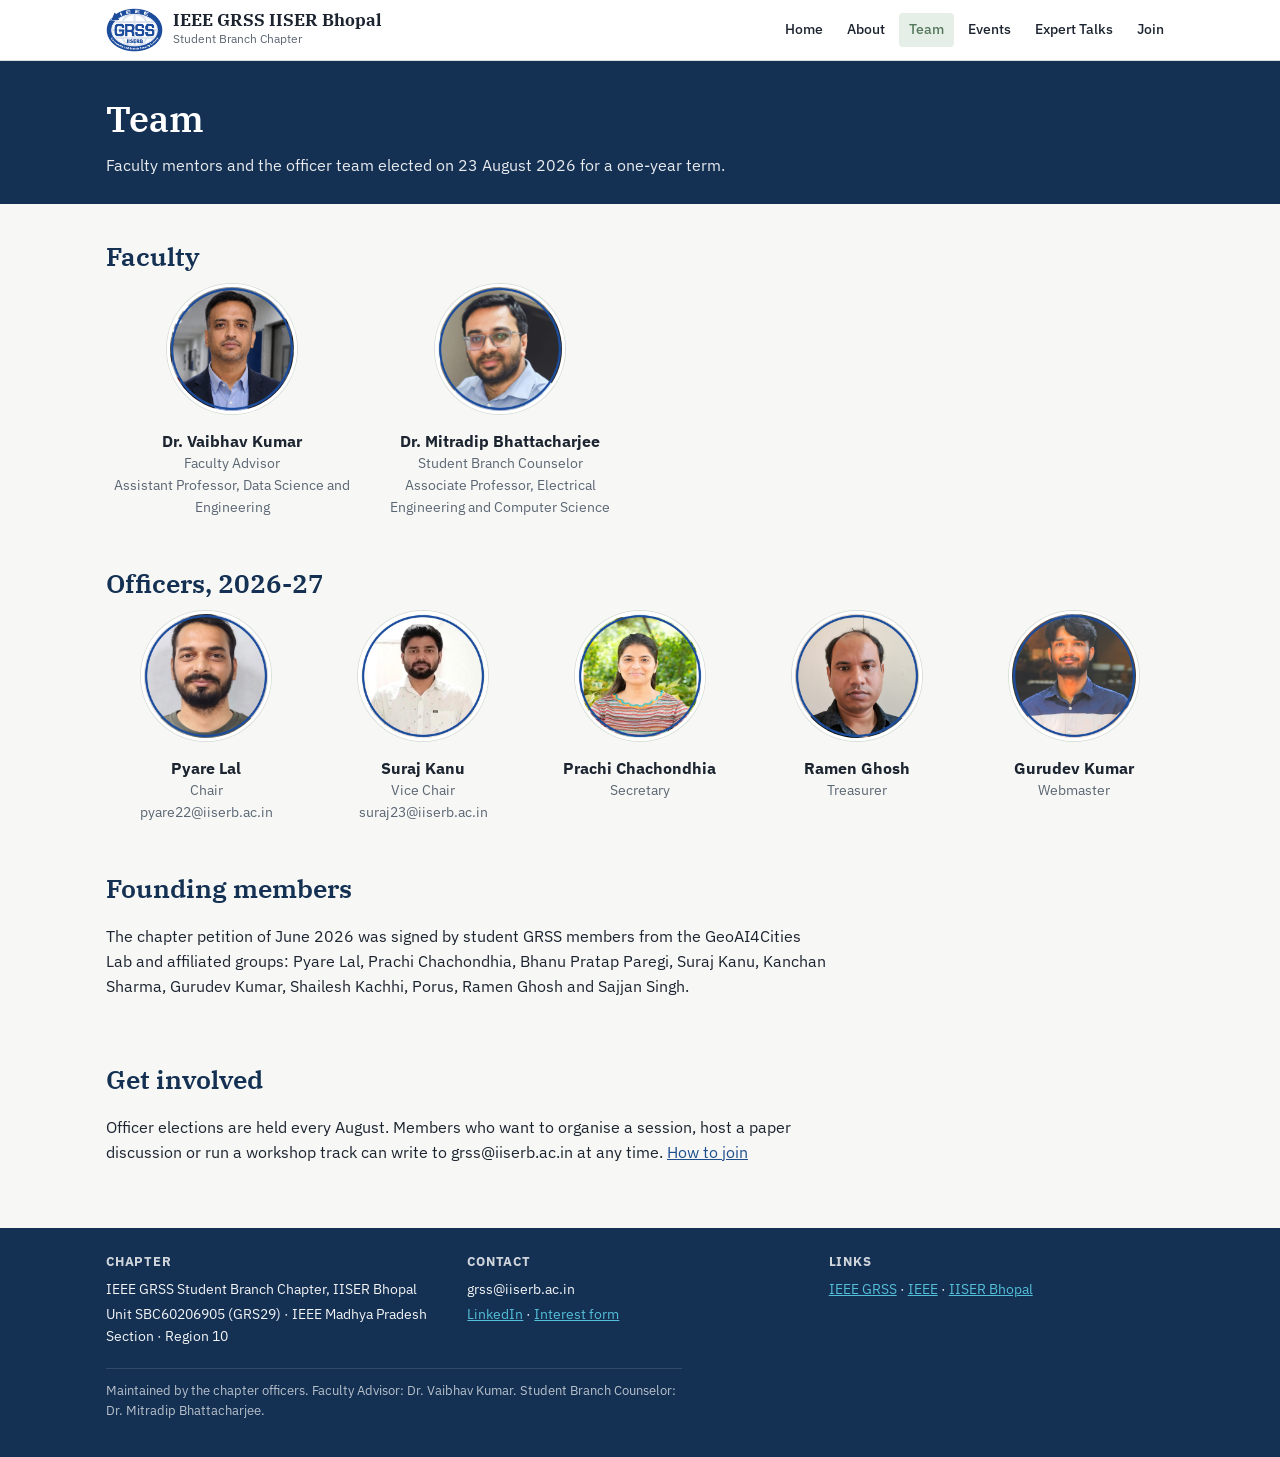
<file: team.html>
<!doctype html>
<html lang="en">
<head>
<meta charset="utf-8">
<meta name="viewport" content="width=device-width, initial-scale=1, viewport-fit=cover">
<title>Team · IEEE GRSS IISER Bhopal</title>
<meta name="description" content="Faculty mentors, elected officers and founding members of the IEEE GRSS Student Branch Chapter at IISER Bhopal.">
<link rel="icon" type="image/png" href="assets/img/logos/grss_iiserb.png">
<link rel="preconnect" href="https://fonts.googleapis.com">
<link rel="stylesheet" href="https://fonts.googleapis.com/css2?family=IBM+Plex+Sans:wght@400;500;600;700&family=IBM+Plex+Serif:wght@500;600&display=swap">
<link rel="stylesheet" href="assets/css/site.css">
</head>
<body>
<nav class="nav"><div class="wrap">
  <a class="brand" href="index.html"><img src="assets/img/logos/grss_iiserb.png" alt="IEEE GRSS IISERB logo"><span><b>IEEE GRSS IISER Bhopal</b><small>Student Branch Chapter</small></span></a>
  <ul class="menu">
    <li><a href="index.html">Home</a></li>
    <li><a href="about.html">About</a></li>
    <li><a href="team.html" aria-current="page">Team</a></li>
    <li><a href="events.html">Events</a></li>
    <li><a href="talks.html">Expert Talks</a></li>
    <li><a href="join.html">Join</a></li>
  </ul>
</div></nav>

<header class="band page-head"><div class="wrap">
  <h1 class="page-title">Team</h1>
  <p>Faculty mentors and the officer team elected on 23 August 2026 for a one-year term.</p>
</div></header>

<main><div class="wrap">

<section>
  <h2>Faculty</h2>
  <div class="people" style="max-width:520px">
    <div class="person"><img src="assets/img/people/Vaibhav_Kumar.jpg" alt="Dr. Vaibhav Kumar"><b>Dr. Vaibhav Kumar</b><span>Faculty Advisor</span><span>Assistant Professor, Data Science and Engineering</span></div>
    <div class="person"><img src="assets/img/people/Mitradip_Bhattacharjee.jpg" alt="Dr. Mitradip Bhattacharjee"><b>Dr. Mitradip Bhattacharjee</b><span>Student Branch Counselor</span><span>Associate Professor, Electrical Engineering and Computer Science</span></div>
  </div>
</section>

<section>
  <h2>Officers, 2026-27</h2>
  <div class="people">
    <div class="person"><img src="assets/img/people/Pyare_Lal.jpg" alt="Pyare Lal"><b>Pyare Lal</b><span>Chair</span><span>pyare22@iiserb.ac.in</span></div>
    <div class="person"><img src="assets/img/people/Suraj_Kanu.jpg" alt="Suraj Kanu"><b>Suraj Kanu</b><span>Vice Chair</span><span>suraj23@iiserb.ac.in</span></div>
    <div class="person"><img src="assets/img/people/Prachi_Chachondhia.jpg" alt="Prachi Chachondhia"><b>Prachi Chachondhia</b><span>Secretary</span></div>
    <div class="person"><img src="assets/img/people/Ramen_Ghosh.jpg" alt="Ramen Ghosh"><b>Ramen Ghosh</b><span>Treasurer</span></div>
    <div class="person"><img src="assets/img/people/Gurudev_Kumar.jpg" alt="Gurudev Kumar"><b>Gurudev Kumar</b><span>Webmaster</span></div>
  </div>
</section>

<section>
  <h2>Founding members</h2>
  <p>The chapter petition of June 2026 was signed by student GRSS members from the GeoAI4Cities Lab and affiliated groups: Pyare Lal, Prachi Chachondhia, Bhanu Pratap Paregi, Suraj Kanu, Kanchan Sharma, Gurudev Kumar, Shailesh Kachhi, Porus, Ramen Ghosh and Sajjan Singh.</p>
</section>

<section>
  <h2>Get involved</h2>
  <p>Officer elections are held every August. Members who want to organise a session, host a paper discussion or run a workshop track can write to grss@iiserb.ac.in at any time. <a href="join.html">How to join</a></p>
</section>

</div></main>

<footer class="band"><div class="wrap">
  <div class="cols">
    <div><h4>Chapter</h4><p>IEEE GRSS Student Branch Chapter, IISER Bhopal</p><p>Unit SBC60206905 (GRS29) · IEEE Madhya Pradesh Section · Region 10</p></div>
    <div><h4>Contact</h4><p>grss@iiserb.ac.in</p><p><a href="https://www.linkedin.com/in/ieee-iiserb-grss-44a7ba445/">LinkedIn</a> · <a href="https://forms.gle/39Rvyza5dLSFqYVU8">Interest form</a></p></div>
    <div><h4>Links</h4><p><a href="https://www.grss-ieee.org/">IEEE GRSS</a> · <a href="https://www.ieee.org/">IEEE</a> · <a href="https://www.iiserb.ac.in/">IISER Bhopal</a></p></div>
  </div>
  <p class="fine">Maintained by the chapter officers. Faculty Advisor: Dr. Vaibhav Kumar. Student Branch Counselor: Dr. Mitradip Bhattacharjee.</p>
</div></footer>
</body>
</html>
</file>
<file: assets/css/site.css>
/* IEEE GRSS SBC IISER Bhopal site. Layout: sticky nav, 1100px column, navy bands for hero and footer. */
:root {
  --bg: #f7f8f6; --surface: #ffffff; --fg: #1c2430; --muted: #5b6673; --line: #d9dfd9;
  --navy: #143053; --navy-fg: #ffffff; --green: #53785b; --green-soft: #e6efe7;
  --amber-soft: #fbefd6; --amber-fg: #7a4d00; --blue-soft: #e3ecf7; --blue-fg: #1e4e8c;
  --grey-soft: #e9ecef; --grey-fg: #4a5560; --cyan: #58c7e0;
  --font-body: "IBM Plex Sans", "Segoe UI", Roboto, Helvetica, Arial, sans-serif;
  --font-display: "IBM Plex Serif", Georgia, "Times New Roman", serif;
  color-scheme: light;
}
@media (prefers-color-scheme: dark) {
  :root:not([data-theme="light"]) {
    --bg: #12171d; --surface: #1a2129; --fg: #e6eaee; --muted: #a2adb8; --line: #2e3842;
    --navy: #0f2440; --navy-fg: #f2f5f8; --green: #8fb897; --green-soft: #1f3324;
    --amber-soft: #3d2e10; --amber-fg: #f0c674; --blue-soft: #1b2d45; --blue-fg: #9cc1f0;
    --grey-soft: #2a333c; --grey-fg: #c3ccd5; color-scheme: dark;
  }
}
:root[data-theme="dark"] {
  --bg: #12171d; --surface: #1a2129; --fg: #e6eaee; --muted: #a2adb8; --line: #2e3842;
  --navy: #0f2440; --navy-fg: #f2f5f8; --green: #8fb897; --green-soft: #1f3324;
  --amber-soft: #3d2e10; --amber-fg: #f0c674; --blue-soft: #1b2d45; --blue-fg: #9cc1f0;
  --grey-soft: #2a333c; --grey-fg: #c3ccd5; color-scheme: dark;
}
* { box-sizing: border-box; }
html, body { margin: 0; }
body { background: var(--bg); color: var(--fg); font-family: var(--font-body); font-size: 16px; line-height: 1.55; }
img { max-width: 100%; height: auto; }
a { color: var(--blue-fg); }
.wrap { max-width: 1100px; margin: 0 auto; padding-left: max(16px, env(safe-area-inset-left, 0px)); padding-right: max(16px, env(safe-area-inset-right, 0px)); }

/* Navigation */
.nav { position: sticky; top: 0; z-index: 20; background: var(--surface); border-bottom: 1px solid var(--line); }
.nav .wrap { display: flex; align-items: center; justify-content: space-between; gap: 12px; flex-wrap: wrap; padding-block: 8px; }
.brand { display: flex; align-items: center; gap: 10px; text-decoration: none; color: var(--fg); min-width: 0; }
.brand img { height: 44px; width: auto; }
.brand b { font-family: var(--font-display); font-size: 17px; line-height: 1.15; display: block; }
.brand small { color: var(--muted); font-size: 12px; display: block; }
.menu { display: flex; flex-wrap: wrap; gap: 2px 4px; list-style: none; margin: 0; padding: 0; }
.menu a { display: inline-block; padding: 6px 10px; border-radius: 4px; text-decoration: none; color: var(--fg); font-size: 14px; font-weight: 500; }
.menu a:hover, .menu a:focus-visible { background: var(--grey-soft); outline: none; }
.menu a[aria-current="page"] { background: var(--green-soft); color: var(--green); }

/* Bands and sections */
.band { background: var(--navy); color: var(--navy-fg); }
.band a { color: var(--cyan); }
.hero .wrap { padding-block: 44px 40px; display: grid; gap: 14px; }
.hero .eyebrow { font-size: 12px; letter-spacing: 0.08em; text-transform: uppercase; opacity: 0.85; margin: 0; }
.hero h1 { font-family: var(--font-display); font-weight: 600; font-size: clamp(30px, 5vw, 46px); line-height: 1.1; margin: 0; max-width: 18ch; text-wrap: balance; }
.hero p.tag { font-size: 18px; margin: 0; max-width: 55ch; opacity: 0.95; }
.hero .motto { font-size: 14px; letter-spacing: 0.12em; text-transform: uppercase; color: var(--cyan); margin: 0; }
.actions { display: flex; flex-wrap: wrap; gap: 10px; margin-top: 6px; }
.btn { display: inline-block; padding: 10px 16px; border-radius: 4px; text-decoration: none; font-weight: 600; font-size: 15px; border: 1px solid transparent; }
.btn.primary { background: var(--cyan); color: #0b1f36; }
.btn.ghost { border-color: rgba(255,255,255,0.55); color: var(--navy-fg); }
.btn.solid { background: var(--navy); color: var(--navy-fg); }
.btn.outline { border-color: var(--navy); color: var(--navy); }
main .wrap { padding-block: 32px 48px; display: grid; gap: 44px; }
main .wrap > * { min-width: 0; }
.two > *, .grid > * { min-width: 0; }
section > h2, .page-title { font-family: var(--font-display); font-weight: 600; font-size: 26px; margin: 0 0 8px; color: var(--navy); text-wrap: balance; }
@media (prefers-color-scheme: dark) { :root:not([data-theme="light"]) section > h2, :root:not([data-theme="light"]) .page-title, :root:not([data-theme="light"]) h3 { color: var(--green); } }
:root[data-theme="dark"] section > h2, :root[data-theme="dark"] .page-title, :root[data-theme="dark"] h3 { color: var(--green); }
h3 { font-family: var(--font-display); font-weight: 600; font-size: 19px; margin: 0 0 6px; color: var(--navy); }
p.lead { margin: 0 0 16px; max-width: 70ch; color: var(--muted); font-size: 17px; }
p, li { max-width: 72ch; }
.page-head .wrap { padding-block: 30px 26px; display: grid; gap: 6px; }
.page-head .page-title { color: var(--navy-fg); font-size: clamp(26px, 4vw, 36px); margin: 0; }
.page-head p { margin: 0; opacity: 0.9; max-width: 65ch; }

/* Cards and grids */
.grid { display: grid; gap: 14px; }
.grid.c2 { grid-template-columns: repeat(auto-fit, minmax(260px, 1fr)); }
.grid.c3 { grid-template-columns: repeat(auto-fit, minmax(230px, 1fr)); }
.grid.c4 { grid-template-columns: repeat(auto-fit, minmax(190px, 1fr)); }
.card { background: var(--surface); border: 1px solid var(--line); border-radius: 6px; padding: 16px 18px; min-width: 0; }
.card h3 { margin-top: 0; }
.card p { margin: 0 0 6px; }
.card .k { font-size: 12px; text-transform: uppercase; letter-spacing: 0.06em; color: var(--muted); margin: 0 0 4px; }
.card.accent { border-top: 3px solid var(--green); }
.card.next { border-left: 4px solid var(--cyan); }
.pill { display: inline-block; padding: 2px 9px; border-radius: 999px; font-size: 12px; font-weight: 600; white-space: nowrap; }
.pill.done { background: var(--green-soft); color: var(--green); }
.pill.confirm { background: var(--amber-soft); color: var(--amber-fg); }
.pill.planned { background: var(--grey-soft); color: var(--grey-fg); }
.pill.tech { background: var(--blue-soft); color: var(--blue-fg); }
.event-card { display: grid; grid-template-columns: 110px 1fr; gap: 14px; align-items: start; }
.event-card img { border-radius: 4px; border: 1px solid var(--line); }
.event-card .date { color: var(--muted); font-size: 14px; margin: 0; }
@media (max-width: 480px) { .event-card { grid-template-columns: 1fr; } .event-card img { max-width: 180px; } }

/* Team */
.people { display: grid; grid-template-columns: repeat(auto-fit, minmax(170px, 1fr)); gap: 16px; }
.person { text-align: center; }
.person img { width: 130px; height: 130px; border-radius: 50%; object-fit: cover; border: 3px solid var(--surface); box-shadow: 0 0 0 1px var(--line); }
.person b { display: block; margin-top: 8px; }
.person span { display: block; color: var(--muted); font-size: 14px; }

/* Tables */
.tablewrap { overflow-x: auto; background: var(--surface); border: 1px solid var(--line); border-radius: 6px; }
table { border-collapse: collapse; width: 100%; min-width: 640px; font-size: 14.5px; }
th, td { text-align: left; vertical-align: top; padding: 9px 12px; border-bottom: 1px solid var(--line); }
th { font-size: 12px; text-transform: uppercase; letter-spacing: 0.06em; color: var(--muted); font-weight: 600; background: var(--bg); }
tbody tr:last-child td { border-bottom: 0; }
td.month { white-space: nowrap; font-variant-numeric: tabular-nums; }
td.event { font-weight: 500; }
table.kv { min-width: 0; }
.kv th { width: 34%; text-transform: none; letter-spacing: 0; font-size: 14.5px; color: var(--fg); background: transparent; }
@media (max-width: 640px) {
  table.stack { min-width: 0; }
  table.stack thead { display: none; }
  table.stack, table.stack tbody, table.stack tr, table.stack td { display: block; }
  table.stack tr { padding: 10px 12px; border-bottom: 1px solid var(--line); }
  table.stack td { border: 0; padding: 2px 0; }
  table.stack td::before { content: attr(data-label); display: inline-block; min-width: 86px; font-size: 12px; text-transform: uppercase; letter-spacing: 0.05em; color: var(--muted); }
  table.stack td.event { font-size: 15.5px; padding-bottom: 4px; }
  table.stack td.event::before { display: none; }
}

/* Timeline and lists */
ol.timeline { list-style: none; padding: 0; margin: 0; display: grid; gap: 10px; }
ol.timeline li { display: grid; grid-template-columns: 120px 1fr; gap: 12px; }
ol.timeline time { font-weight: 600; color: var(--green); font-variant-numeric: tabular-nums; }
@media (max-width: 480px) { ol.timeline li { grid-template-columns: 1fr; gap: 2px; } }
ul.plain { padding-left: 20px; margin: 0; display: grid; gap: 4px; }
.steps { counter-reset: s; list-style: none; padding: 0; margin: 0; display: grid; gap: 10px; }
.steps li { counter-increment: s; display: grid; grid-template-columns: 34px 1fr; gap: 12px; align-items: start; }
.steps li::before { content: counter(s); width: 30px; height: 30px; border-radius: 50%; background: var(--navy); color: var(--navy-fg); display: grid; place-items: center; font-weight: 600; font-size: 14px; }
.logos { display: flex; flex-wrap: wrap; gap: 22px 36px; align-items: center; justify-content: center; padding: 10px 0; }
.logos img { height: 56px; width: auto; }
.qr-grid { display: grid; grid-template-columns: repeat(auto-fit, minmax(150px, 1fr)); gap: 14px; }
.qr-grid .card { text-align: center; padding: 12px; }
.qr-grid img { width: 120px; height: 120px; }
.qr-grid b { display: block; font-size: 14px; margin-top: 6px; }
.poster { max-width: 420px; border: 1px solid var(--line); border-radius: 6px; }
.two { display: grid; grid-template-columns: minmax(0, 1fr) minmax(0, 1.4fr); gap: 24px; align-items: start; }
@media (max-width: 760px) { .two { grid-template-columns: 1fr; } }
.note { background: var(--amber-soft); color: var(--amber-fg); border-radius: 6px; padding: 10px 14px; font-size: 14px; }
.mono { font-family: "IBM Plex Mono", ui-monospace, Menlo, Consolas, monospace; font-size: 14px; }

/* Footer */
footer.band .wrap { padding-block: 24px 32px; display: grid; gap: 6px; font-size: 14px; }
footer .cols { display: grid; grid-template-columns: repeat(auto-fit, minmax(220px, 1fr)); gap: 16px; }
footer h4 { margin: 0 0 6px; font-size: 13px; letter-spacing: 0.06em; text-transform: uppercase; opacity: 0.8; }
footer p { margin: 0 0 4px; opacity: 0.95; }
footer .fine { opacity: 0.7; font-size: 13px; border-top: 1px solid rgba(255,255,255,0.18); padding-top: 12px; margin-top: 10px; }
:focus-visible { outline: 2px solid var(--cyan); outline-offset: 2px; }
@media (prefers-reduced-motion: reduce) { * { scroll-behavior: auto; transition: none; } }
</file>
